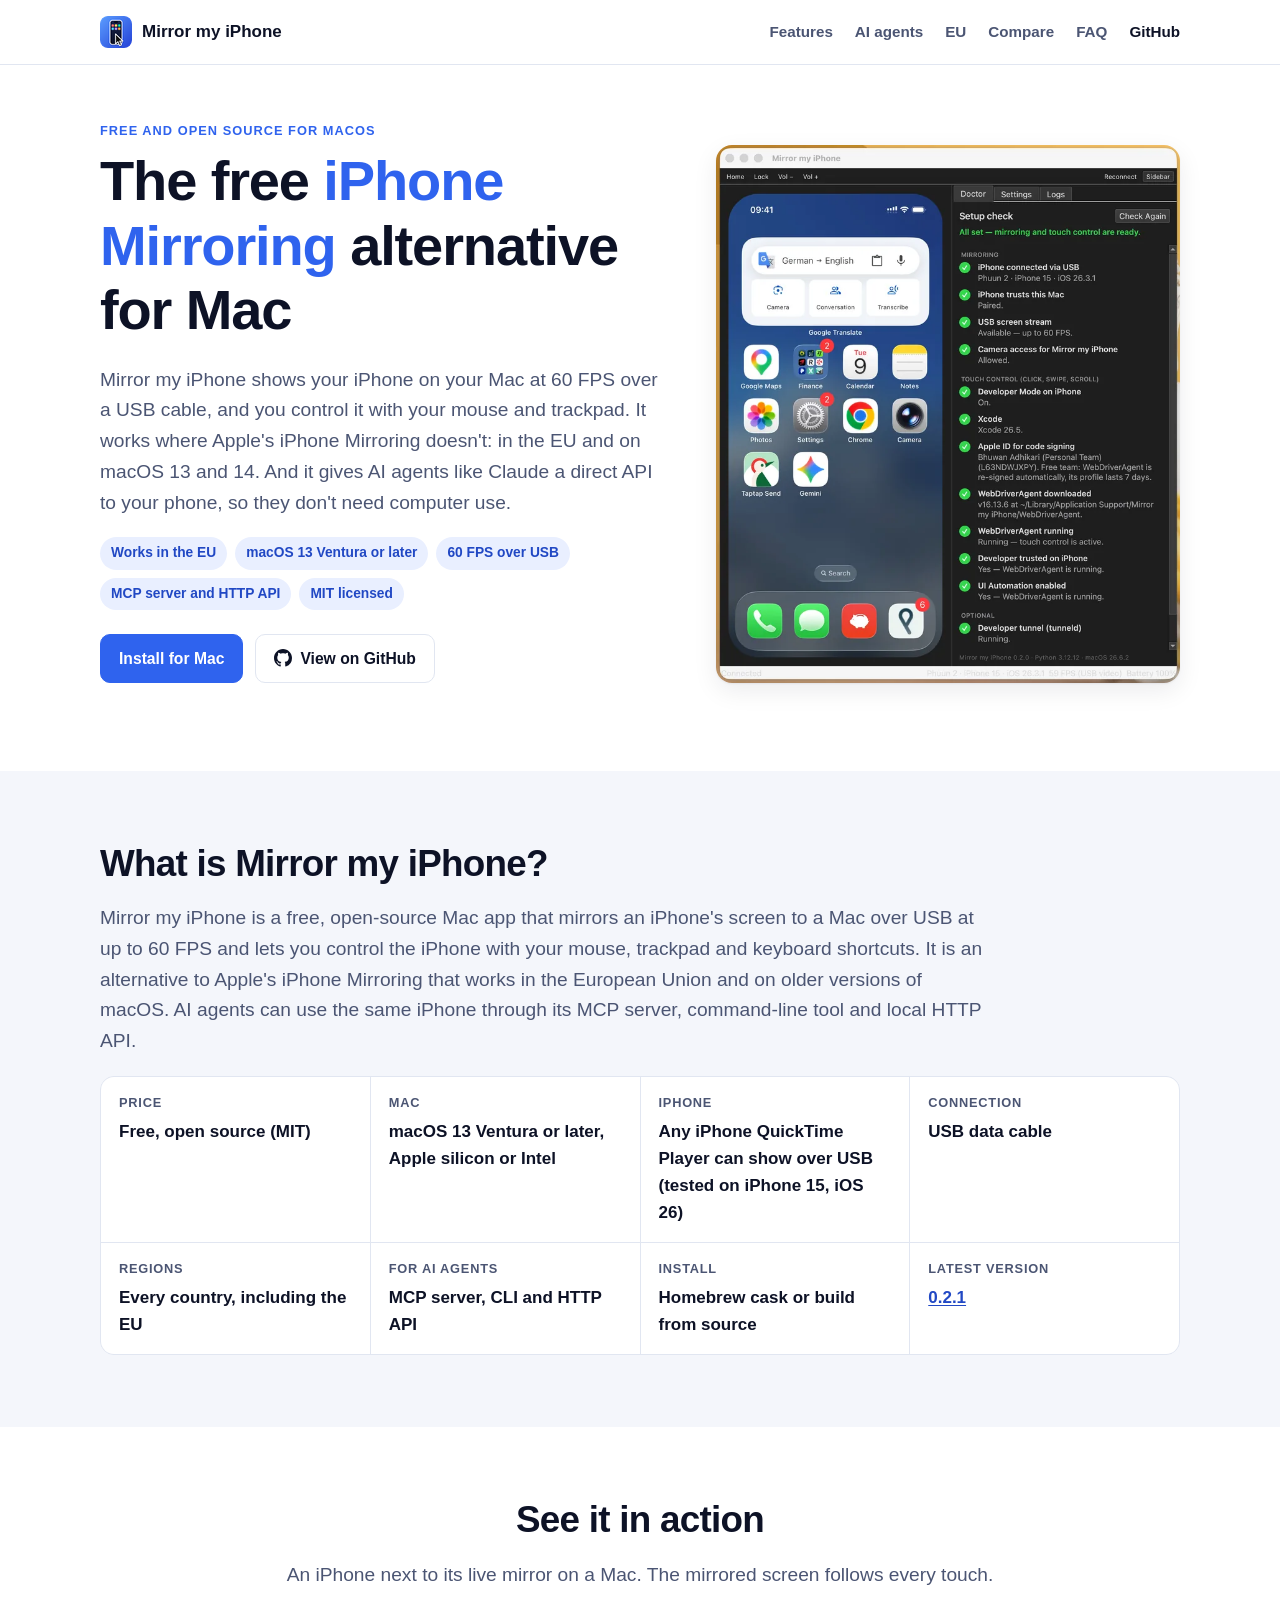
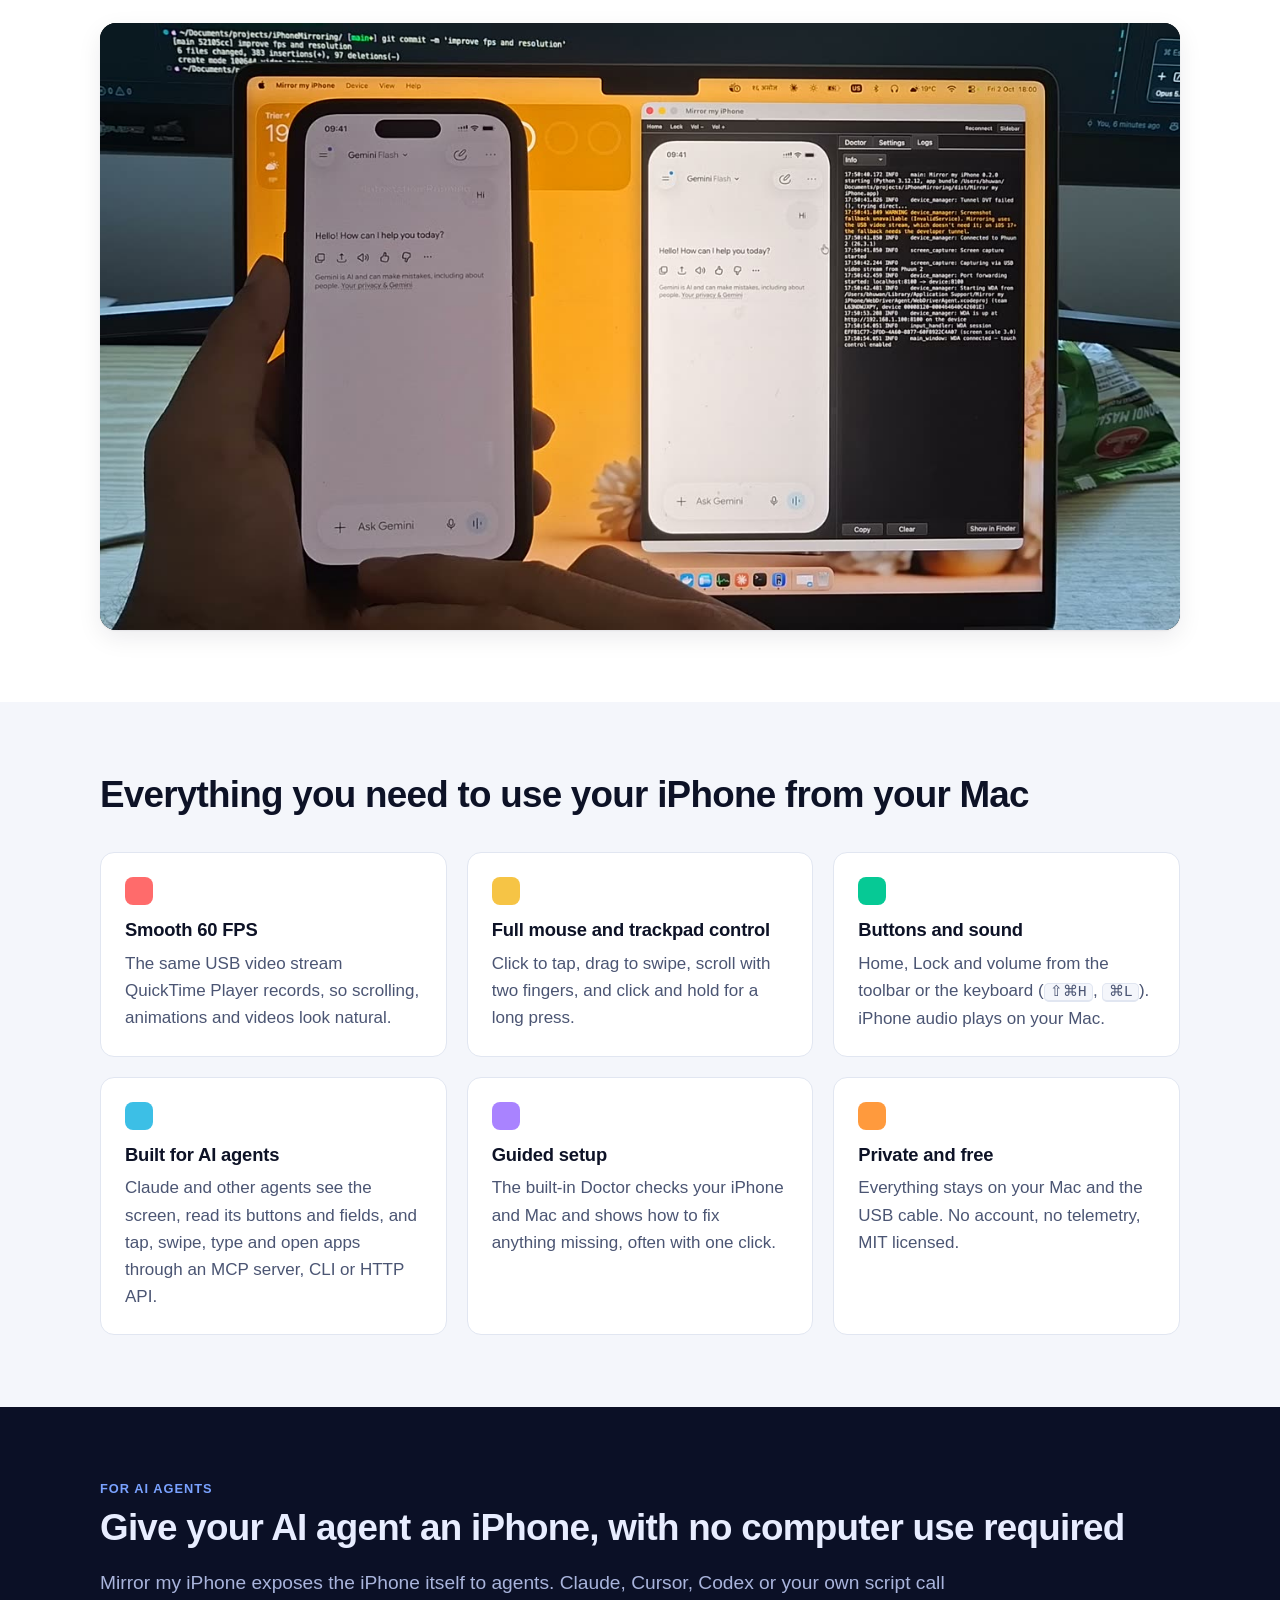
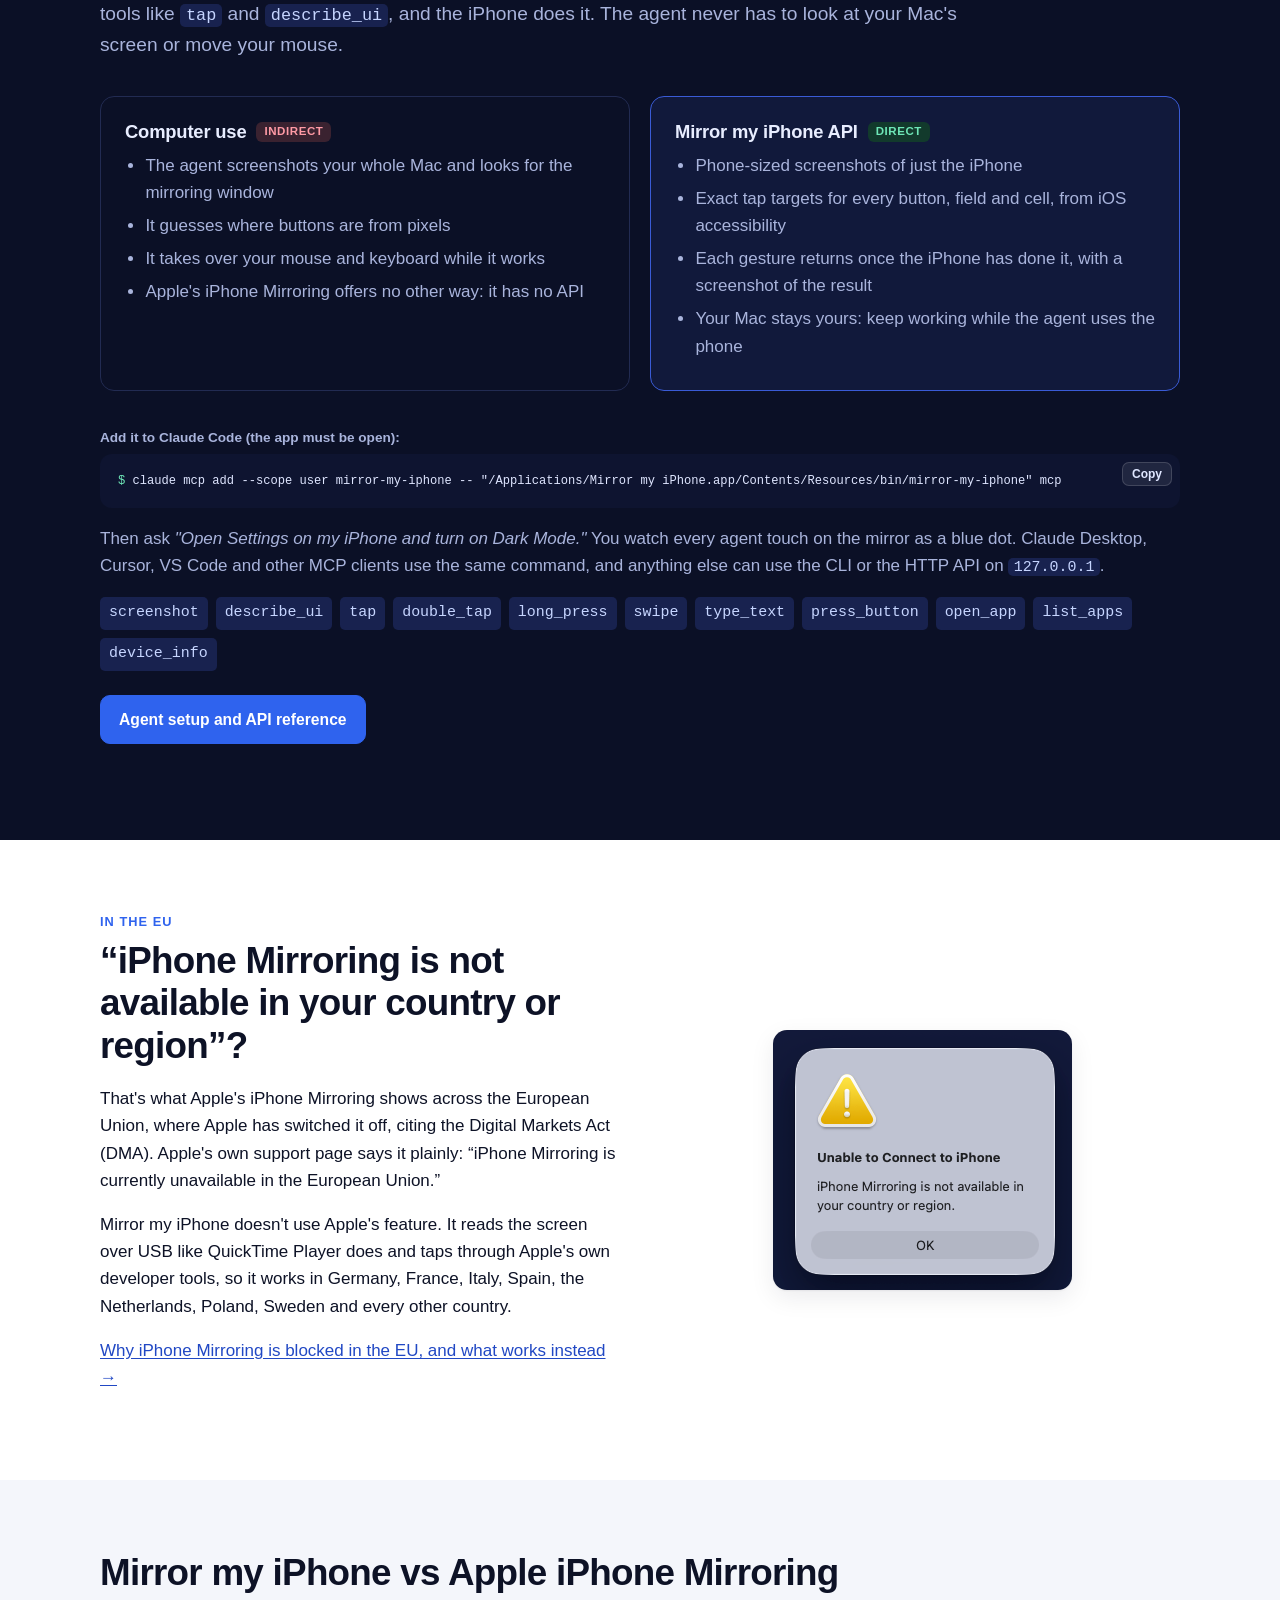
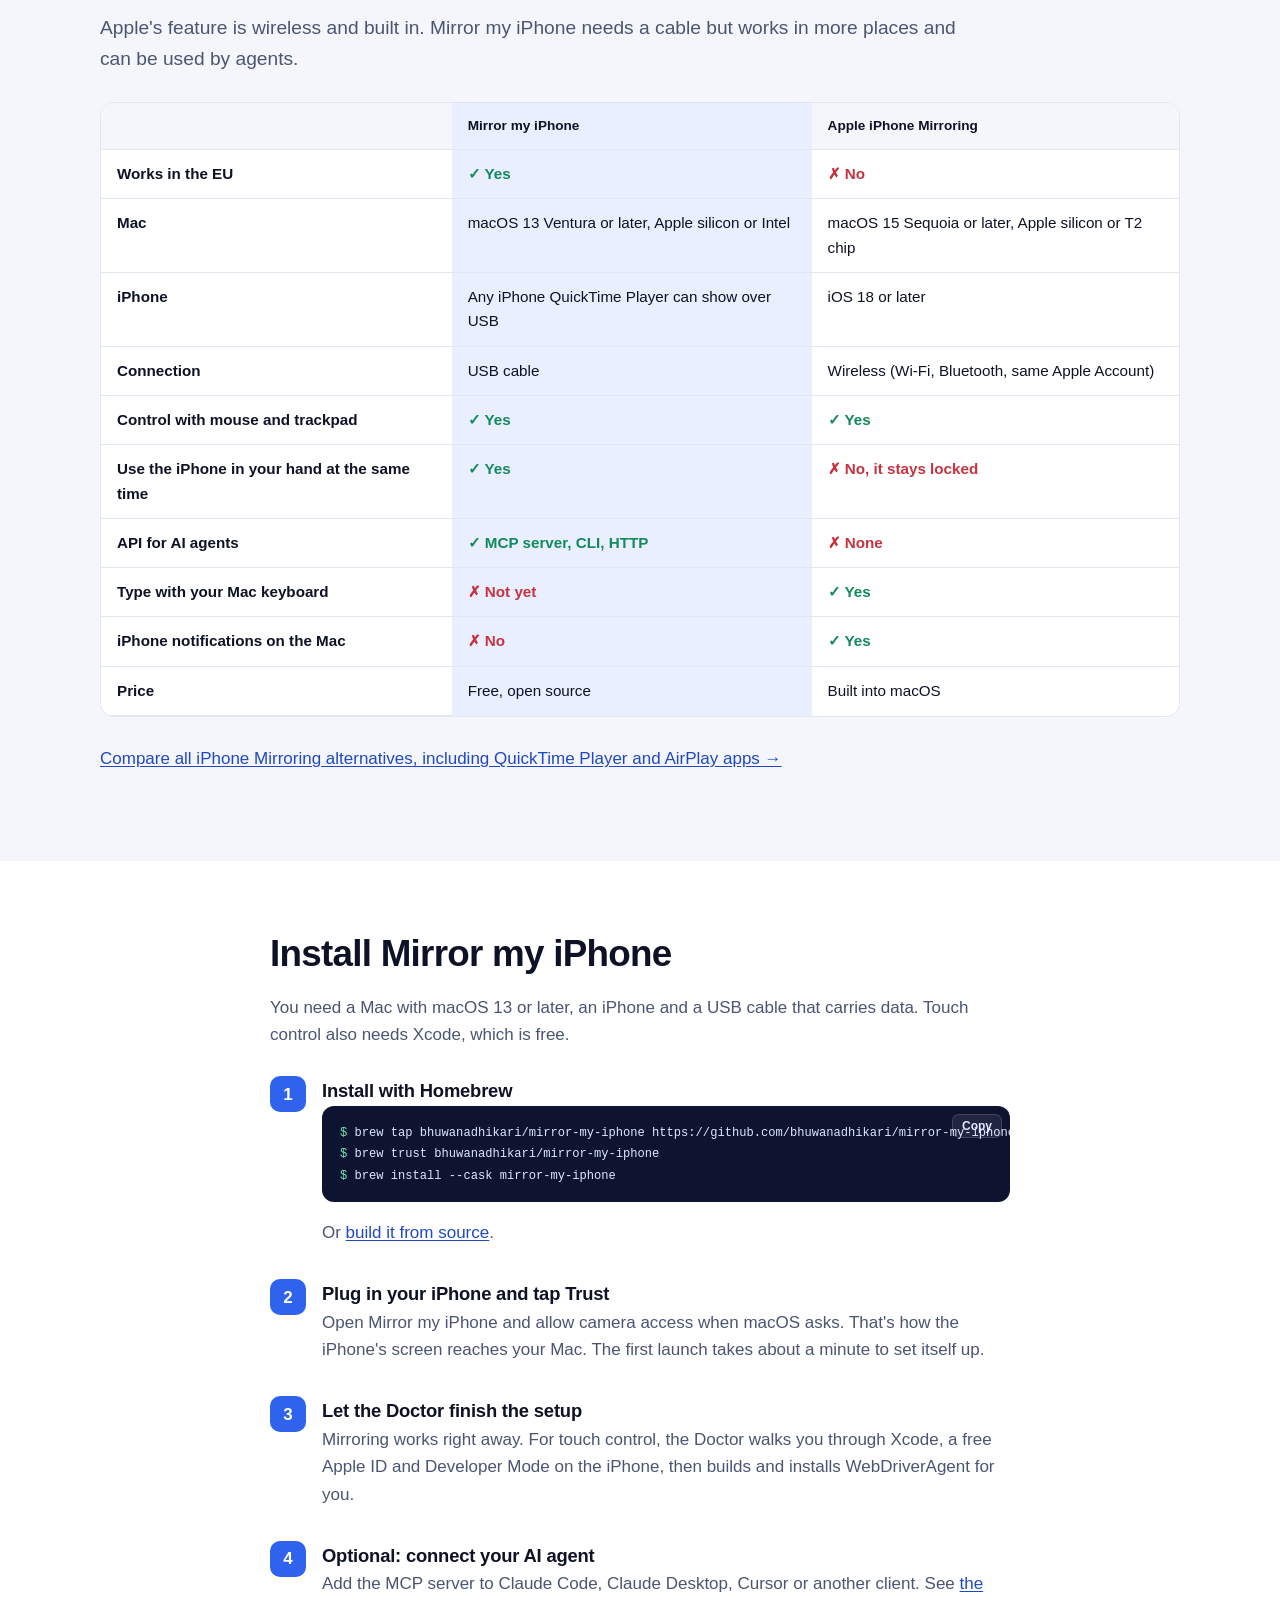
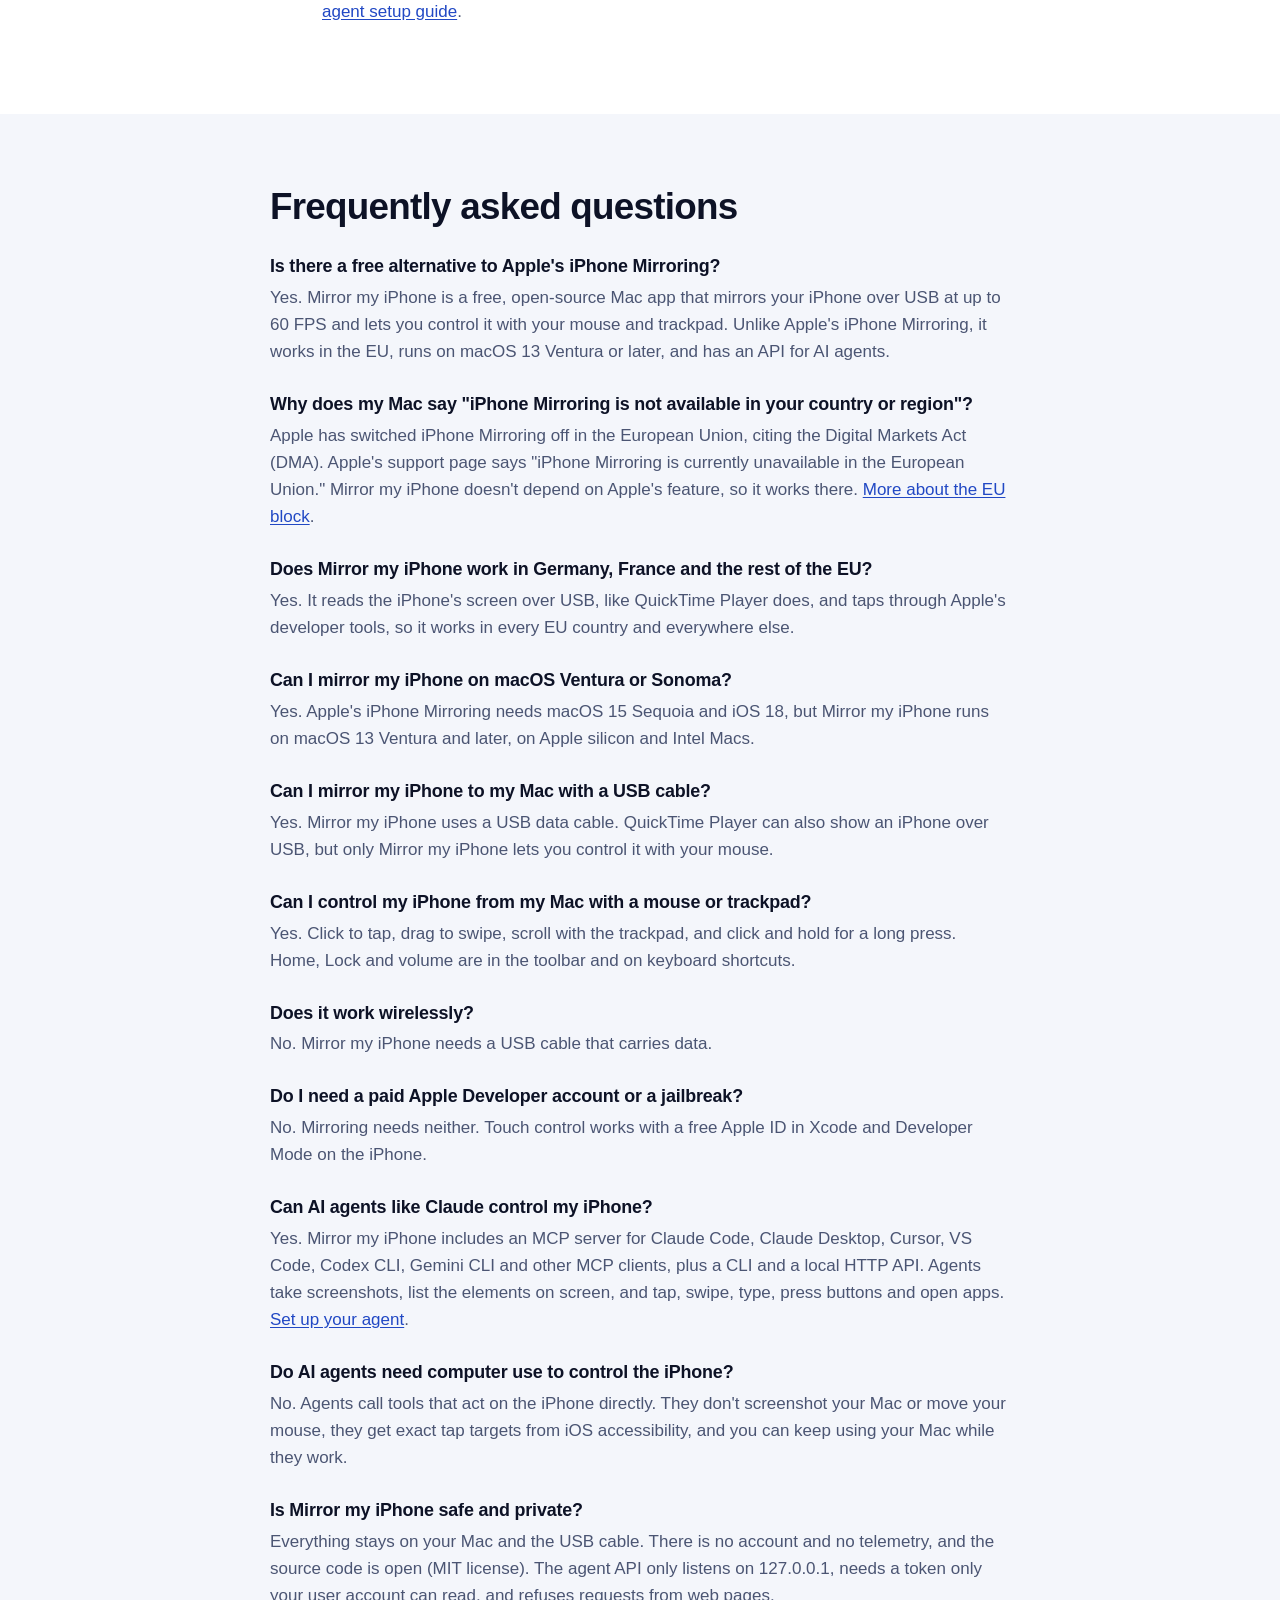
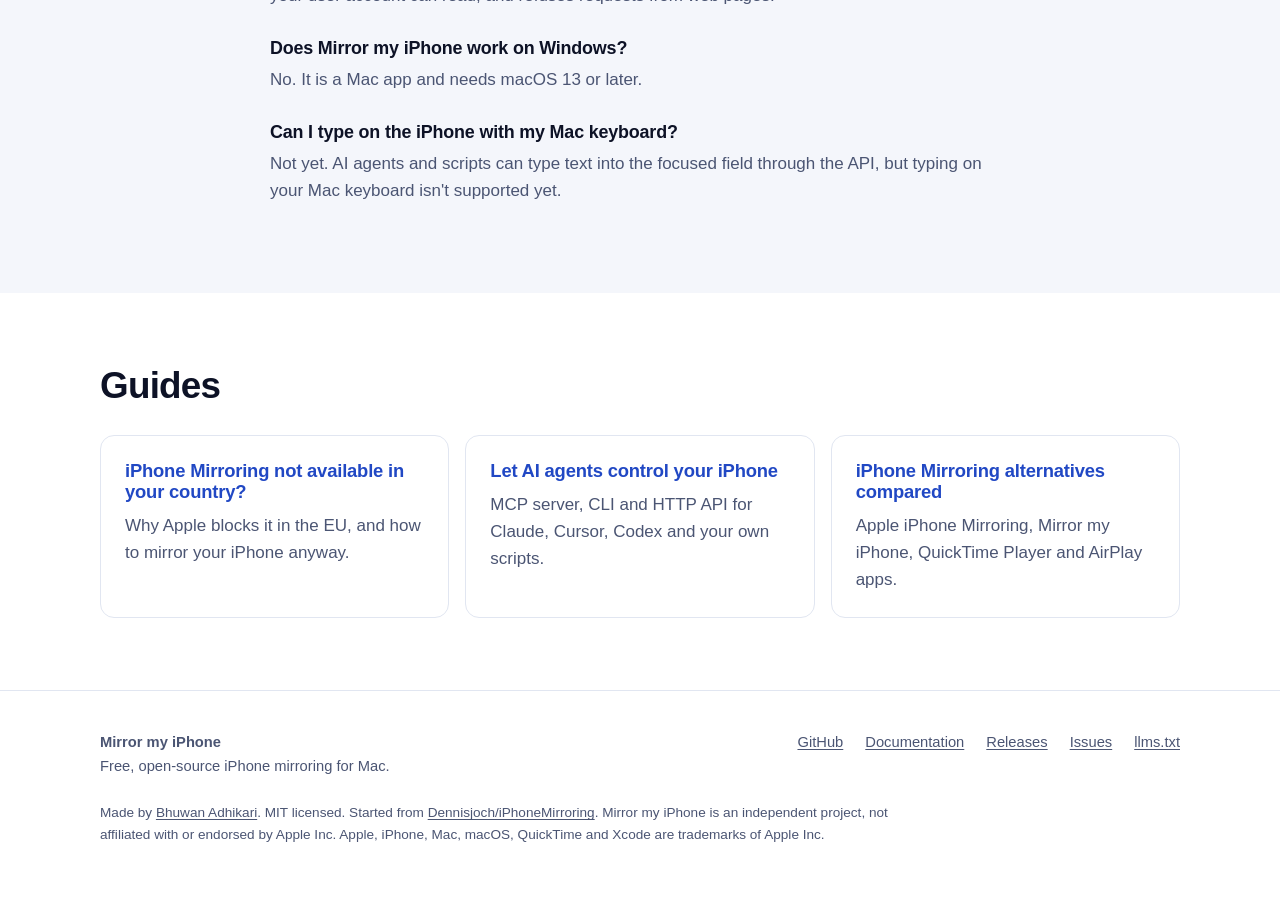
<file: docs/index.html>
<!doctype html>
<html lang="en">
<head>
<meta charset="utf-8">
<meta name="viewport" content="width=device-width, initial-scale=1">
<title>Mirror my iPhone: Free iPhone Mirroring Alternative for Mac</title>
<meta name="description" content="Mirror and control your iPhone from your Mac over USB at 60 FPS. Works in the EU and on macOS 13+. Free, open source, with an MCP server and API for AI agents.">
<link rel="canonical" href="https://bhuwanadhikari.com.np/mirror-my-iphone/">
<meta name="robots" content="index, follow, max-image-preview:large, max-snippet:-1, max-video-preview:-1">
<meta name="author" content="Bhuwan Adhikari">
<meta name="theme-color" content="#2f63ee">
<link rel="icon" href="assets/favicon.ico" sizes="any">
<link rel="icon" href="assets/favicon-32.png" type="image/png" sizes="32x32">
<link rel="apple-touch-icon" href="assets/apple-touch-icon.png">
<link rel="alternate" type="text/plain" href="llms.txt" title="llms.txt">
<meta property="og:type" content="website">
<meta property="og:site_name" content="Mirror my iPhone">
<meta property="og:title" content="Mirror my iPhone: Free iPhone Mirroring Alternative for Mac">
<meta property="og:description" content="Mirror and control your iPhone from your Mac over USB at 60 FPS. Works in the EU and on macOS 13+. Free, open source, and built for AI agents.">
<meta property="og:url" content="https://bhuwanadhikari.com.np/mirror-my-iphone/">
<meta property="og:image" content="https://bhuwanadhikari.com.np/mirror-my-iphone/assets/og.png">
<meta property="og:image:width" content="1200">
<meta property="og:image:height" content="630">
<meta property="og:image:alt" content="Mirror my iPhone: the iPhone Mirroring alternative for Mac">
<meta name="twitter:card" content="summary_large_image">
<link rel="stylesheet" href="assets/style.css">
<script type="application/ld+json">
{
  "@context": "https://schema.org",
  "@graph": [
    {
      "@type": "SoftwareApplication",
      "@id": "https://bhuwanadhikari.com.np/mirror-my-iphone/#app",
      "name": "Mirror my iPhone",
      "alternateName": "mirror-my-iphone",
      "description": "Free, open-source macOS app that mirrors an iPhone's screen to a Mac over USB at up to 60 FPS and lets you control it with the mouse and trackpad. Works in the EU, where Apple's iPhone Mirroring is unavailable, and on macOS 13 Ventura or later. Includes an MCP server, a CLI and a local HTTP API so AI agents such as Claude can see and control the iPhone directly, without computer use.",
      "url": "https://bhuwanadhikari.com.np/mirror-my-iphone/",
      "applicationCategory": "UtilitiesApplication",
      "applicationSubCategory": "Screen mirroring",
      "operatingSystem": "macOS 13 Ventura or later",
      "softwareVersion": "0.2.1",
      "downloadUrl": "https://github.com/bhuwanadhikari/mirror-my-iphone/releases/latest",
      "installUrl": "https://github.com/bhuwanadhikari/mirror-my-iphone#install",
      "releaseNotes": "https://github.com/bhuwanadhikari/mirror-my-iphone/releases",
      "license": "https://opensource.org/licenses/MIT",
      "isAccessibleForFree": true,
      "offers": {"@type": "Offer", "price": "0", "priceCurrency": "USD"},
      "image": "https://bhuwanadhikari.com.np/mirror-my-iphone/assets/icon-512.png",
      "screenshot": "https://bhuwanadhikari.com.np/mirror-my-iphone/assets/screenshot.jpg",
      "featureList": [
        "Mirror an iPhone on a Mac over USB at up to 60 FPS",
        "Control the iPhone with mouse and trackpad: tap, swipe, scroll, long press",
        "Home, Lock and volume buttons; iPhone audio on the Mac",
        "Works in the European Union, where Apple's iPhone Mirroring is unavailable",
        "Works on macOS 13 Ventura and macOS 14 Sonoma, Apple silicon and Intel",
        "MCP server for Claude Code, Claude Desktop, Cursor and other MCP clients",
        "CLI and local HTTP API for scripts and AI agents, no computer use needed",
        "Built-in Doctor that checks and fixes the setup"
      ],
      "keywords": "iPhone Mirroring alternative, iPhone Mirroring EU, mirror iPhone to Mac, control iPhone from Mac, iPhone screen mirroring USB, iPhone MCP server, AI agent iPhone control",
      "author": {"@id": "https://bhuwanadhikari.com.np/#person"},
      "sameAs": ["https://github.com/bhuwanadhikari/mirror-my-iphone"]
    },
    {
      "@type": "SoftwareSourceCode",
      "name": "mirror-my-iphone",
      "codeRepository": "https://github.com/bhuwanadhikari/mirror-my-iphone",
      "programmingLanguage": "Python",
      "license": "https://opensource.org/licenses/MIT",
      "targetProduct": {"@id": "https://bhuwanadhikari.com.np/mirror-my-iphone/#app"},
      "author": {"@id": "https://bhuwanadhikari.com.np/#person"}
    },
    {
      "@type": "Person",
      "@id": "https://bhuwanadhikari.com.np/#person",
      "name": "Bhuwan Adhikari",
      "url": "https://bhuwanadhikari.com.np/",
      "sameAs": ["https://github.com/bhuwanadhikari"]
    },
    {
      "@type": "WebSite",
      "@id": "https://bhuwanadhikari.com.np/mirror-my-iphone/#website",
      "url": "https://bhuwanadhikari.com.np/mirror-my-iphone/",
      "name": "Mirror my iPhone",
      "inLanguage": "en"
    },
    {
      "@type": "VideoObject",
      "name": "Mirror my iPhone demo",
      "description": "An iPhone next to its live mirror on a Mac: the mirrored screen follows every tap at 60 FPS over USB.",
      "thumbnailUrl": "https://bhuwanadhikari.com.np/mirror-my-iphone/assets/demo-poster.jpg",
      "contentUrl": "https://bhuwanadhikari.com.np/mirror-my-iphone/assets/demo.mp4",
      "uploadDate": "2026-10-02",
      "duration": "PT39S"
    },
    {
      "@type": "FAQPage",
      "mainEntity": [
        {"@type": "Question", "name": "Is there a free alternative to Apple's iPhone Mirroring?",
         "acceptedAnswer": {"@type": "Answer", "text": "Yes. Mirror my iPhone is a free, open-source Mac app that mirrors your iPhone over USB at up to 60 FPS and lets you control it with your mouse and trackpad. Unlike Apple's iPhone Mirroring, it works in the EU, runs on macOS 13 Ventura or later, and has an API for AI agents."}},
        {"@type": "Question", "name": "Why does my Mac say \"iPhone Mirroring is not available in your country or region\"?",
         "acceptedAnswer": {"@type": "Answer", "text": "Apple has switched iPhone Mirroring off in the European Union, citing the Digital Markets Act (DMA). Apple's support page says \"iPhone Mirroring is currently unavailable in the European Union.\" Mirror my iPhone doesn't depend on Apple's feature, so it works there."}},
        {"@type": "Question", "name": "Does Mirror my iPhone work in Germany, France and the rest of the EU?",
         "acceptedAnswer": {"@type": "Answer", "text": "Yes. It reads the iPhone's screen over USB, like QuickTime Player does, and taps through Apple's developer tools, so it works in every EU country and everywhere else."}},
        {"@type": "Question", "name": "Can I mirror my iPhone on macOS Ventura or Sonoma?",
         "acceptedAnswer": {"@type": "Answer", "text": "Yes. Apple's iPhone Mirroring needs macOS 15 Sequoia and iOS 18, but Mirror my iPhone runs on macOS 13 Ventura and later, on Apple silicon and Intel Macs."}},
        {"@type": "Question", "name": "Can I mirror my iPhone to my Mac with a USB cable?",
         "acceptedAnswer": {"@type": "Answer", "text": "Yes. Mirror my iPhone uses a USB data cable. QuickTime Player can also show an iPhone over USB, but only Mirror my iPhone lets you control it with your mouse."}},
        {"@type": "Question", "name": "Can I control my iPhone from my Mac with a mouse or trackpad?",
         "acceptedAnswer": {"@type": "Answer", "text": "Yes. Click to tap, drag to swipe, scroll with the trackpad, and click and hold for a long press. Home, Lock and volume are in the toolbar and on keyboard shortcuts."}},
        {"@type": "Question", "name": "Does it work wirelessly?",
         "acceptedAnswer": {"@type": "Answer", "text": "No. Mirror my iPhone needs a USB cable that carries data."}},
        {"@type": "Question", "name": "Do I need a paid Apple Developer account or a jailbreak?",
         "acceptedAnswer": {"@type": "Answer", "text": "No. Mirroring needs neither. Touch control works with a free Apple ID in Xcode and Developer Mode on the iPhone."}},
        {"@type": "Question", "name": "Can AI agents like Claude control my iPhone?",
         "acceptedAnswer": {"@type": "Answer", "text": "Yes. Mirror my iPhone includes an MCP server for Claude Code, Claude Desktop, Cursor, VS Code, Codex CLI, Gemini CLI and other MCP clients, plus a CLI and a local HTTP API. Agents take screenshots, list the elements on screen, and tap, swipe, type, press buttons and open apps."}},
        {"@type": "Question", "name": "Do AI agents need computer use to control the iPhone?",
         "acceptedAnswer": {"@type": "Answer", "text": "No. Agents call tools that act on the iPhone directly. They don't screenshot your Mac or move your mouse, they get exact tap targets from iOS accessibility, and you can keep using your Mac while they work."}},
        {"@type": "Question", "name": "Is Mirror my iPhone safe and private?",
         "acceptedAnswer": {"@type": "Answer", "text": "Everything stays on your Mac and the USB cable. There is no account and no telemetry, and the source code is open (MIT license). The agent API only listens on 127.0.0.1, needs a token only your user account can read, and refuses requests from web pages."}},
        {"@type": "Question", "name": "Does Mirror my iPhone work on Windows?",
         "acceptedAnswer": {"@type": "Answer", "text": "No. It is a Mac app and needs macOS 13 or later."}},
        {"@type": "Question", "name": "Can I type on the iPhone with my Mac keyboard?",
         "acceptedAnswer": {"@type": "Answer", "text": "Not yet. AI agents and scripts can type text into the focused field through the API, but typing on your Mac keyboard isn't supported yet."}}
      ]
    }
  ]
}
</script>
</head>
<body>
<a class="skip" href="#main">Skip to content</a>

<header class="site-header">
  <div class="wrap">
    <a class="brand" href="./"><img src="assets/favicon-32.png" srcset="assets/apple-touch-icon.png 2x" width="32" height="32" alt="">Mirror my iPhone</a>
    <nav class="site-nav" aria-label="Main">
      <a href="#features">Features</a>
      <a href="#agents">AI agents</a>
      <a href="#eu">EU</a>
      <a href="#compare">Compare</a>
      <a href="#faq">FAQ</a>
      <a class="gh" href="https://github.com/bhuwanadhikari/mirror-my-iphone">GitHub</a>
    </nav>
  </div>
</header>

<main id="main">

<section class="hero">
  <div class="wrap">
    <div>
      <p class="eyebrow">Free and open source for macOS</p>
      <h1>The free <span class="hl">iPhone Mirroring</span> alternative for Mac</h1>
      <p class="lead">Mirror my iPhone shows your iPhone on your Mac at 60 FPS over a USB cable, and you control it with your mouse and trackpad. It works where Apple's iPhone Mirroring doesn't: in the EU and on macOS 13 and 14. And it gives AI agents like Claude a direct API to your phone, so they don't need computer use.</p>
      <ul class="chips" aria-label="Highlights">
        <li>Works in the EU</li>
        <li>macOS 13 Ventura or later</li>
        <li>60 FPS over USB</li>
        <li>MCP server and HTTP API</li>
        <li>MIT licensed</li>
      </ul>
      <div class="buttons">
        <a class="btn primary" href="#install">Install for Mac</a>
        <a class="btn" href="https://github.com/bhuwanadhikari/mirror-my-iphone">
          <svg viewBox="0 0 16 16" fill="currentColor" aria-hidden="true"><path d="M8 0C3.58 0 0 3.58 0 8c0 3.54 2.29 6.53 5.47 7.59.4.07.55-.17.55-.38 0-.19-.01-.82-.01-1.49-2.01.37-2.53-.49-2.69-.94-.09-.23-.48-.94-.82-1.13-.28-.15-.68-.52-.01-.53.63-.01 1.08.58 1.23.82.72 1.21 1.87.87 2.33.66.07-.52.28-.87.51-1.07-1.78-.2-3.64-.89-3.64-3.95 0-.87.31-1.59.82-2.15-.08-.2-.36-1.02.08-2.12 0 0 .67-.21 2.2.82.64-.18 1.32-.27 2-.27.68 0 1.36.09 2 .27 1.53-1.04 2.2-.82 2.2-.82.44 1.1.16 1.92.08 2.12.51.56.82 1.27.82 2.15 0 3.07-1.87 3.75-3.65 3.95.29.25.54.73.54 1.48 0 1.07-.01 1.93-.01 2.2 0 .21.15.46.55.38A8.013 8.013 0 0016 8c0-4.42-3.58-8-8-8z"/></svg>
          View on GitHub
        </a>
      </div>
    </div>
    <picture>
      <source type="image/webp" srcset="assets/screenshot-746.webp 746w, assets/screenshot.webp 1492w" sizes="(max-width: 900px) 520px, 460px">
      <img class="shot" src="assets/screenshot.jpg" width="746" height="865" fetchpriority="high"
           alt="Mirror my iPhone on a Mac: an iPhone 15 home screen mirrored at 59 FPS over USB, next to the Doctor sidebar reporting that mirroring and touch control are ready">
    </picture>
  </div>
</section>

<section class="soft" id="what">
  <div class="wrap">
    <h2>What is Mirror my iPhone?</h2>
    <p class="lead">Mirror my iPhone is a free, open-source Mac app that mirrors an iPhone's screen to a Mac over USB at up to 60 FPS and lets you control the iPhone with your mouse, trackpad and keyboard shortcuts. It is an alternative to Apple's iPhone Mirroring that works in the European Union and on older versions of macOS. AI agents can use the same iPhone through its MCP server, command-line tool and local HTTP API.</p>
    <dl class="facts">
      <div><dt>Price</dt><dd>Free, open source (MIT)</dd></div>
      <div><dt>Mac</dt><dd>macOS 13 Ventura or later, Apple silicon or Intel</dd></div>
      <div><dt>iPhone</dt><dd>Any iPhone QuickTime Player can show over USB (tested on iPhone 15, iOS 26)</dd></div>
      <div><dt>Connection</dt><dd>USB data cable</dd></div>
      <div><dt>Regions</dt><dd>Every country, including the EU</dd></div>
      <div><dt>For AI agents</dt><dd>MCP server, CLI and HTTP API</dd></div>
      <div><dt>Install</dt><dd>Homebrew cask or build from source</dd></div>
      <div><dt>Latest version</dt><dd><a href="https://github.com/bhuwanadhikari/mirror-my-iphone/releases/latest">0.2.1</a></dd></div>
    </dl>
  </div>
</section>

<section id="demo">
  <div class="wrap">
    <div class="center">
      <h2>See it in action</h2>
      <p class="lead">An iPhone next to its live mirror on a Mac. The mirrored screen follows every touch.</p>
    </div>
    <div class="demo">
      <video autoplay muted loop playsinline preload="metadata" width="1280" height="720" poster="assets/demo-poster.jpg"
             aria-label="Demo: an iPhone in a hand next to its live mirror in the Mirror my iPhone window on a MacBook">
        <source src="assets/demo.mp4" type="video/mp4">
      </video>
    </div>
  </div>
</section>

<section class="soft" id="features">
  <div class="wrap">
    <h2>Everything you need to use your iPhone from your Mac</h2>
    <div class="grid">
      <div class="card"><div class="tile t-red"></div><h3>Smooth 60 FPS</h3><p>The same USB video stream QuickTime Player records, so scrolling, animations and videos look natural.</p></div>
      <div class="card"><div class="tile t-yellow"></div><h3>Full mouse and trackpad control</h3><p>Click to tap, drag to swipe, scroll with two fingers, and click and hold for a long press.</p></div>
      <div class="card"><div class="tile t-green"></div><h3>Buttons and sound</h3><p>Home, Lock and volume from the toolbar or the keyboard (<kbd>⇧⌘H</kbd>, <kbd>⌘L</kbd>). iPhone audio plays on your Mac.</p></div>
      <div class="card"><div class="tile t-cyan"></div><h3>Built for AI agents</h3><p>Claude and other agents see the screen, read its buttons and fields, and tap, swipe, type and open apps through an MCP server, CLI or HTTP API.</p></div>
      <div class="card"><div class="tile t-purple"></div><h3>Guided setup</h3><p>The built-in Doctor checks your iPhone and Mac and shows how to fix anything missing, often with one click.</p></div>
      <div class="card"><div class="tile t-orange"></div><h3>Private and free</h3><p>Everything stays on your Mac and the USB cable. No account, no telemetry, MIT licensed.</p></div>
    </div>
  </div>
</section>

<section class="band" id="agents">
  <div class="wrap">
    <p class="eyebrow">For AI agents</p>
    <h2>Give your AI agent an iPhone, with no computer use required</h2>
    <p class="lead">Mirror my iPhone exposes the iPhone itself to agents. Claude, Cursor, Codex or your own script call tools like <code>tap</code> and <code>describe_ui</code>, and the iPhone does it. The agent never has to look at your Mac's screen or move your mouse.</p>
    <div class="vs">
      <div>
        <h3>Computer use <span class="tag slow">Indirect</span></h3>
        <ul>
          <li>The agent screenshots your whole Mac and looks for the mirroring window</li>
          <li>It guesses where buttons are from pixels</li>
          <li>It takes over your mouse and keyboard while it works</li>
          <li>Apple's iPhone Mirroring offers no other way: it has no API</li>
        </ul>
      </div>
      <div class="yes">
        <h3>Mirror my iPhone API <span class="tag fast">Direct</span></h3>
        <ul>
          <li>Phone-sized screenshots of just the iPhone</li>
          <li>Exact tap targets for every button, field and cell, from iOS accessibility</li>
          <li>Each gesture returns once the iPhone has done it, with a screenshot of the result</li>
          <li>Your Mac stays yours: keep working while the agent uses the phone</li>
        </ul>
      </div>
    </div>
    <p class="code-label">Add it to Claude Code (the app must be open):</p>
    <div class="code"><pre><code><span class="p">$ </span>claude mcp add --scope user mirror-my-iphone -- "/Applications/Mirror my iPhone.app/Contents/Resources/bin/mirror-my-iphone" mcp</code></pre></div>
    <p>Then ask <em>"Open Settings on my iPhone and turn on Dark Mode."</em> You watch every agent touch on the mirror as a blue dot. Claude Desktop, Cursor, VS Code and other MCP clients use the same command, and anything else can use the CLI or the HTTP API on <code>127.0.0.1</code>.</p>
    <ul class="tools" aria-label="Agent tools">
      <li><code>screenshot</code></li><li><code>describe_ui</code></li><li><code>tap</code></li><li><code>double_tap</code></li>
      <li><code>long_press</code></li><li><code>swipe</code></li><li><code>type_text</code></li><li><code>press_button</code></li>
      <li><code>open_app</code></li><li><code>list_apps</code></li><li><code>device_info</code></li>
    </ul>
    <div class="buttons"><a class="btn primary" href="iphone-mcp-server/">Agent setup and API reference</a></div>
  </div>
</section>

<section id="eu">
  <div class="wrap split">
    <div>
      <p class="eyebrow">In the EU</p>
      <h2>“iPhone Mirroring is not available in your country or region”?</h2>
      <p>That's what Apple's iPhone Mirroring shows across the European Union, where Apple has switched it off, citing the Digital Markets Act (DMA). Apple's own support page says it plainly: <q>iPhone Mirroring is currently unavailable in the European Union.</q></p>
      <p>Mirror my iPhone doesn't use Apple's feature. It reads the screen over USB like QuickTime Player does and taps through Apple's own developer tools, so it works in Germany, France, Italy, Spain, the Netherlands, Poland, Sweden and every other country.</p>
      <p><a href="iphone-mirroring-not-available-in-your-country-or-region/">Why iPhone Mirroring is blocked in the EU, and what works instead →</a></p>
    </div>
    <img class="dialog-img" src="assets/iphone-mirroring-not-available-in-your-country-or-region.png" width="299" height="260" loading="lazy"
         alt="macOS dialog: Unable to Connect to iPhone. iPhone Mirroring is not available in your country or region.">
  </div>
</section>

<section class="soft" id="compare">
  <div class="wrap">
    <h2>Mirror my iPhone vs Apple iPhone Mirroring</h2>
    <p class="lead">Apple's feature is wireless and built in. Mirror my iPhone needs a cable but works in more places and can be used by agents.</p>
    <div class="table-wrap">
      <table>
        <thead><tr><th scope="col"></th><th scope="col" class="ours">Mirror my iPhone</th><th scope="col">Apple iPhone Mirroring</th></tr></thead>
        <tbody>
          <tr><th scope="row">Works in the EU</th><td class="ours"><span class="y">Yes</span></td><td><span class="n">No</span></td></tr>
          <tr><th scope="row">Mac</th><td class="ours">macOS 13 Ventura or later, Apple silicon or Intel</td><td>macOS 15 Sequoia or later, Apple silicon or T2 chip</td></tr>
          <tr><th scope="row">iPhone</th><td class="ours">Any iPhone QuickTime Player can show over USB</td><td>iOS 18 or later</td></tr>
          <tr><th scope="row">Connection</th><td class="ours">USB cable</td><td>Wireless (Wi-Fi, Bluetooth, same Apple Account)</td></tr>
          <tr><th scope="row">Control with mouse and trackpad</th><td class="ours"><span class="y">Yes</span></td><td><span class="y">Yes</span></td></tr>
          <tr><th scope="row">Use the iPhone in your hand at the same time</th><td class="ours"><span class="y">Yes</span></td><td><span class="n">No, it stays locked</span></td></tr>
          <tr><th scope="row">API for AI agents</th><td class="ours"><span class="y">MCP server, CLI, HTTP</span></td><td><span class="n">None</span></td></tr>
          <tr><th scope="row">Type with your Mac keyboard</th><td class="ours"><span class="n">Not yet</span></td><td><span class="y">Yes</span></td></tr>
          <tr><th scope="row">iPhone notifications on the Mac</th><td class="ours"><span class="n">No</span></td><td><span class="y">Yes</span></td></tr>
          <tr><th scope="row">Price</th><td class="ours">Free, open source</td><td>Built into macOS</td></tr>
        </tbody>
      </table>
    </div>
    <p><a href="iphone-mirroring-alternatives/">Compare all iPhone Mirroring alternatives, including QuickTime Player and AirPlay apps →</a></p>
  </div>
</section>

<section id="install">
  <div class="wrap narrow">
    <h2>Install Mirror my iPhone</h2>
    <p class="muted">You need a Mac with macOS 13 or later, an iPhone and a USB cable that carries data. Touch control also needs Xcode, which is free.</p>
    <ol class="steps">
      <li>
        <h3>Install with Homebrew</h3>
        <div class="code"><pre><code><span class="p">$ </span>brew tap bhuwanadhikari/mirror-my-iphone https://github.com/bhuwanadhikari/mirror-my-iphone
<span class="p">$ </span>brew trust bhuwanadhikari/mirror-my-iphone
<span class="p">$ </span>brew install --cask mirror-my-iphone</code></pre></div>
        <p>Or <a href="https://github.com/bhuwanadhikari/mirror-my-iphone#install">build it from source</a>.</p>
      </li>
      <li>
        <h3>Plug in your iPhone and tap Trust</h3>
        <p>Open Mirror my iPhone and allow camera access when macOS asks. That's how the iPhone's screen reaches your Mac. The first launch takes about a minute to set itself up.</p>
      </li>
      <li>
        <h3>Let the Doctor finish the setup</h3>
        <p>Mirroring works right away. For touch control, the Doctor walks you through Xcode, a free Apple ID and Developer Mode on the iPhone, then builds and installs WebDriverAgent for you.</p>
      </li>
      <li>
        <h3>Optional: connect your AI agent</h3>
        <p>Add the MCP server to Claude Code, Claude Desktop, Cursor or another client. See <a href="iphone-mcp-server/">the agent setup guide</a>.</p>
      </li>
    </ol>
  </div>
</section>

<section class="soft" id="faq">
  <div class="wrap narrow">
    <h2>Frequently asked questions</h2>
    <div class="faq">
      <h3>Is there a free alternative to Apple's iPhone Mirroring?</h3>
      <p>Yes. Mirror my iPhone is a free, open-source Mac app that mirrors your iPhone over USB at up to 60 FPS and lets you control it with your mouse and trackpad. Unlike Apple's iPhone Mirroring, it works in the EU, runs on macOS 13 Ventura or later, and has an API for AI agents.</p>

      <h3>Why does my Mac say "iPhone Mirroring is not available in your country or region"?</h3>
      <p>Apple has switched iPhone Mirroring off in the European Union, citing the Digital Markets Act (DMA). Apple's support page says "iPhone Mirroring is currently unavailable in the European Union." Mirror my iPhone doesn't depend on Apple's feature, so it works there. <a href="iphone-mirroring-not-available-in-your-country-or-region/">More about the EU block</a>.</p>

      <h3>Does Mirror my iPhone work in Germany, France and the rest of the EU?</h3>
      <p>Yes. It reads the iPhone's screen over USB, like QuickTime Player does, and taps through Apple's developer tools, so it works in every EU country and everywhere else.</p>

      <h3>Can I mirror my iPhone on macOS Ventura or Sonoma?</h3>
      <p>Yes. Apple's iPhone Mirroring needs macOS 15 Sequoia and iOS 18, but Mirror my iPhone runs on macOS 13 Ventura and later, on Apple silicon and Intel Macs.</p>

      <h3>Can I mirror my iPhone to my Mac with a USB cable?</h3>
      <p>Yes. Mirror my iPhone uses a USB data cable. QuickTime Player can also show an iPhone over USB, but only Mirror my iPhone lets you control it with your mouse.</p>

      <h3>Can I control my iPhone from my Mac with a mouse or trackpad?</h3>
      <p>Yes. Click to tap, drag to swipe, scroll with the trackpad, and click and hold for a long press. Home, Lock and volume are in the toolbar and on keyboard shortcuts.</p>

      <h3>Does it work wirelessly?</h3>
      <p>No. Mirror my iPhone needs a USB cable that carries data.</p>

      <h3>Do I need a paid Apple Developer account or a jailbreak?</h3>
      <p>No. Mirroring needs neither. Touch control works with a free Apple ID in Xcode and Developer Mode on the iPhone.</p>

      <h3>Can AI agents like Claude control my iPhone?</h3>
      <p>Yes. Mirror my iPhone includes an MCP server for Claude Code, Claude Desktop, Cursor, VS Code, Codex CLI, Gemini CLI and other MCP clients, plus a CLI and a local HTTP API. Agents take screenshots, list the elements on screen, and tap, swipe, type, press buttons and open apps. <a href="iphone-mcp-server/">Set up your agent</a>.</p>

      <h3>Do AI agents need computer use to control the iPhone?</h3>
      <p>No. Agents call tools that act on the iPhone directly. They don't screenshot your Mac or move your mouse, they get exact tap targets from iOS accessibility, and you can keep using your Mac while they work.</p>

      <h3>Is Mirror my iPhone safe and private?</h3>
      <p>Everything stays on your Mac and the USB cable. There is no account and no telemetry, and the source code is open (MIT license). The agent API only listens on 127.0.0.1, needs a token only your user account can read, and refuses requests from web pages.</p>

      <h3>Does Mirror my iPhone work on Windows?</h3>
      <p>No. It is a Mac app and needs macOS 13 or later.</p>

      <h3>Can I type on the iPhone with my Mac keyboard?</h3>
      <p>Not yet. AI agents and scripts can type text into the focused field through the API, but typing on your Mac keyboard isn't supported yet.</p>
    </div>
  </div>
</section>

<section id="guides">
  <div class="wrap">
    <h2>Guides</h2>
    <div class="links">
      <a href="iphone-mirroring-not-available-in-your-country-or-region/"><div class="card"><h3>iPhone Mirroring not available in your country?</h3><p>Why Apple blocks it in the EU, and how to mirror your iPhone anyway.</p></div></a>
      <a href="iphone-mcp-server/"><div class="card"><h3>Let AI agents control your iPhone</h3><p>MCP server, CLI and HTTP API for Claude, Cursor, Codex and your own scripts.</p></div></a>
      <a href="iphone-mirroring-alternatives/"><div class="card"><h3>iPhone Mirroring alternatives compared</h3><p>Apple iPhone Mirroring, Mirror my iPhone, QuickTime Player and AirPlay apps.</p></div></a>
    </div>
  </div>
</section>

</main>

<footer class="site-footer">
  <div class="wrap">
    <div class="cols">
      <div><strong>Mirror my iPhone</strong><br>Free, open-source iPhone mirroring for Mac.</div>
      <nav aria-label="Footer">
        <a href="https://github.com/bhuwanadhikari/mirror-my-iphone">GitHub</a>
        <a href="https://github.com/bhuwanadhikari/mirror-my-iphone#readme">Documentation</a>
        <a href="https://github.com/bhuwanadhikari/mirror-my-iphone/releases">Releases</a>
        <a href="https://github.com/bhuwanadhikari/mirror-my-iphone/issues">Issues</a>
        <a href="llms.txt">llms.txt</a>
      </nav>
    </div>
    <p class="legal">Made by <a href="https://bhuwanadhikari.com.np/">Bhuwan Adhikari</a>. MIT licensed. Started from <a href="https://github.com/Dennisjoch/iPhoneMirroring">Dennisjoch/iPhoneMirroring</a>. Mirror my iPhone is an independent project, not affiliated with or endorsed by Apple Inc. Apple, iPhone, Mac, macOS, QuickTime and Xcode are trademarks of Apple Inc.</p>
  </div>
</footer>
<script src="assets/site.js" defer></script>
</body>
</html>
</file>
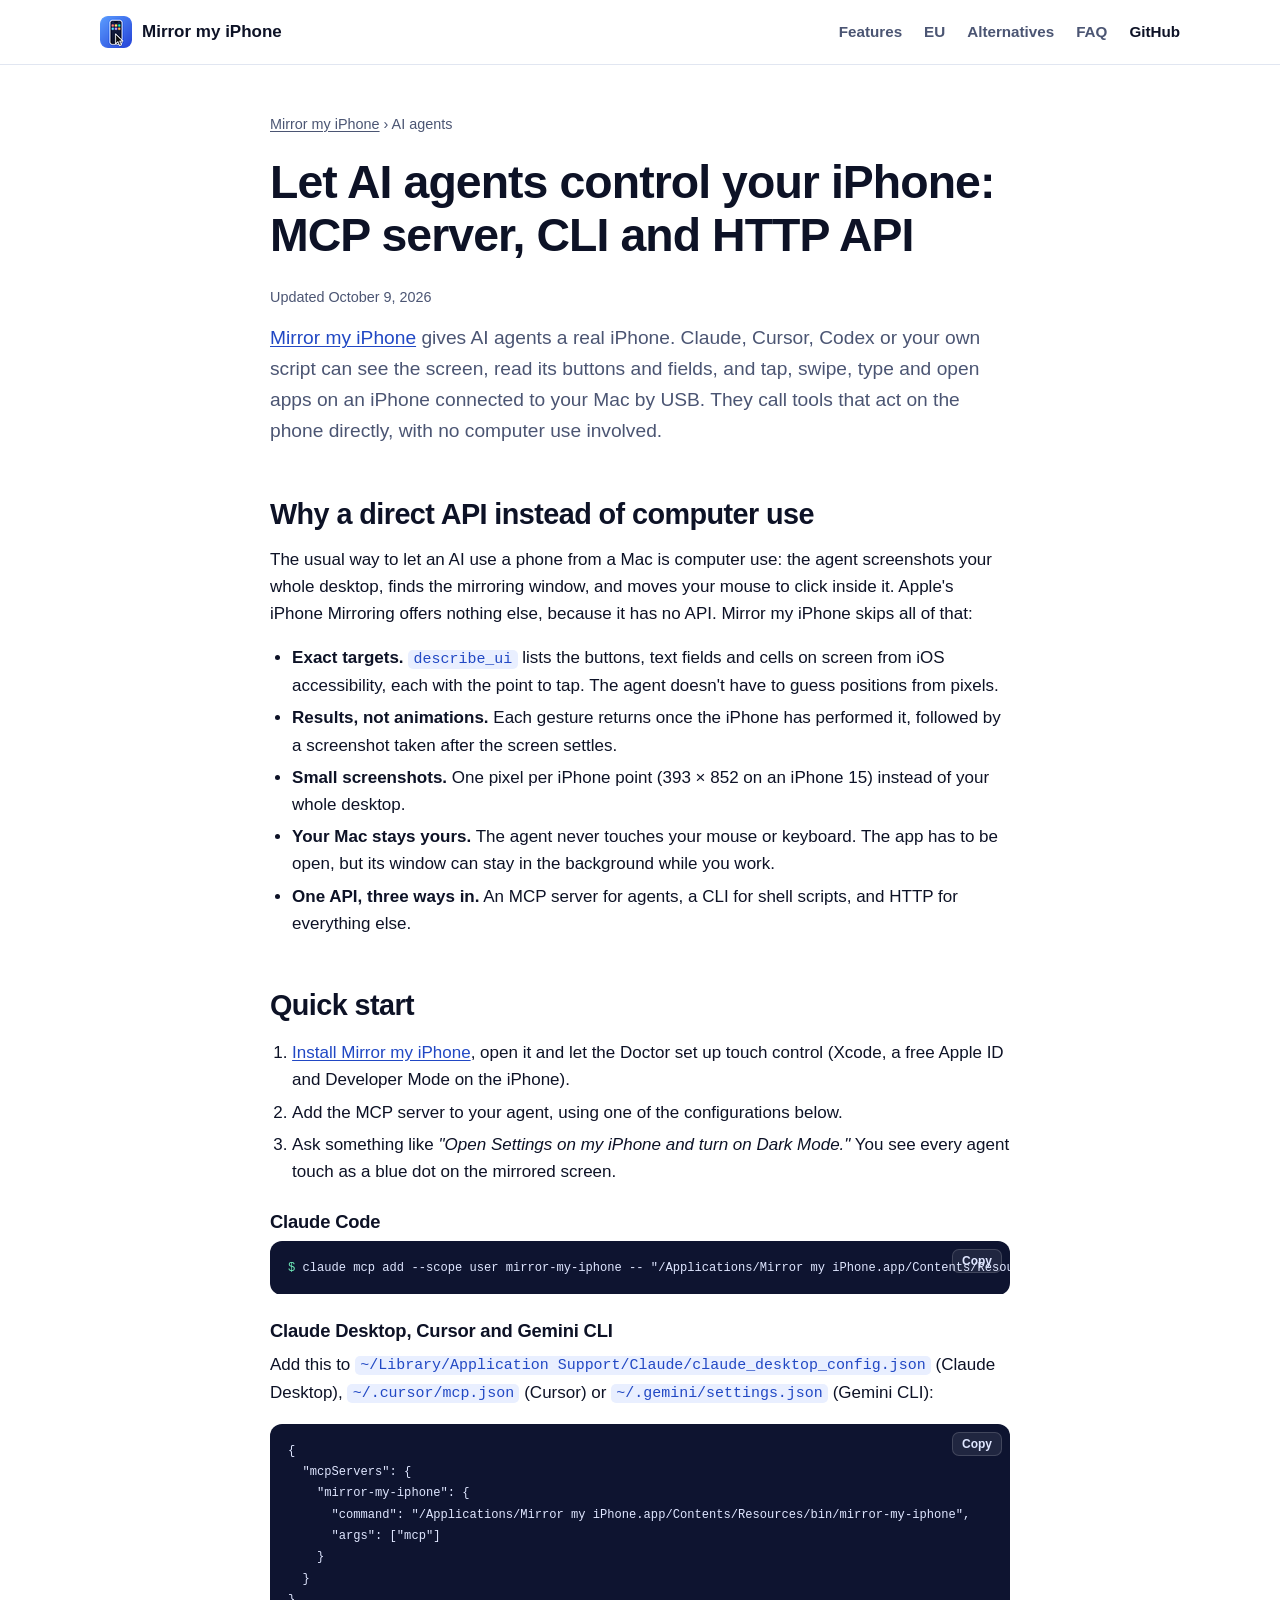
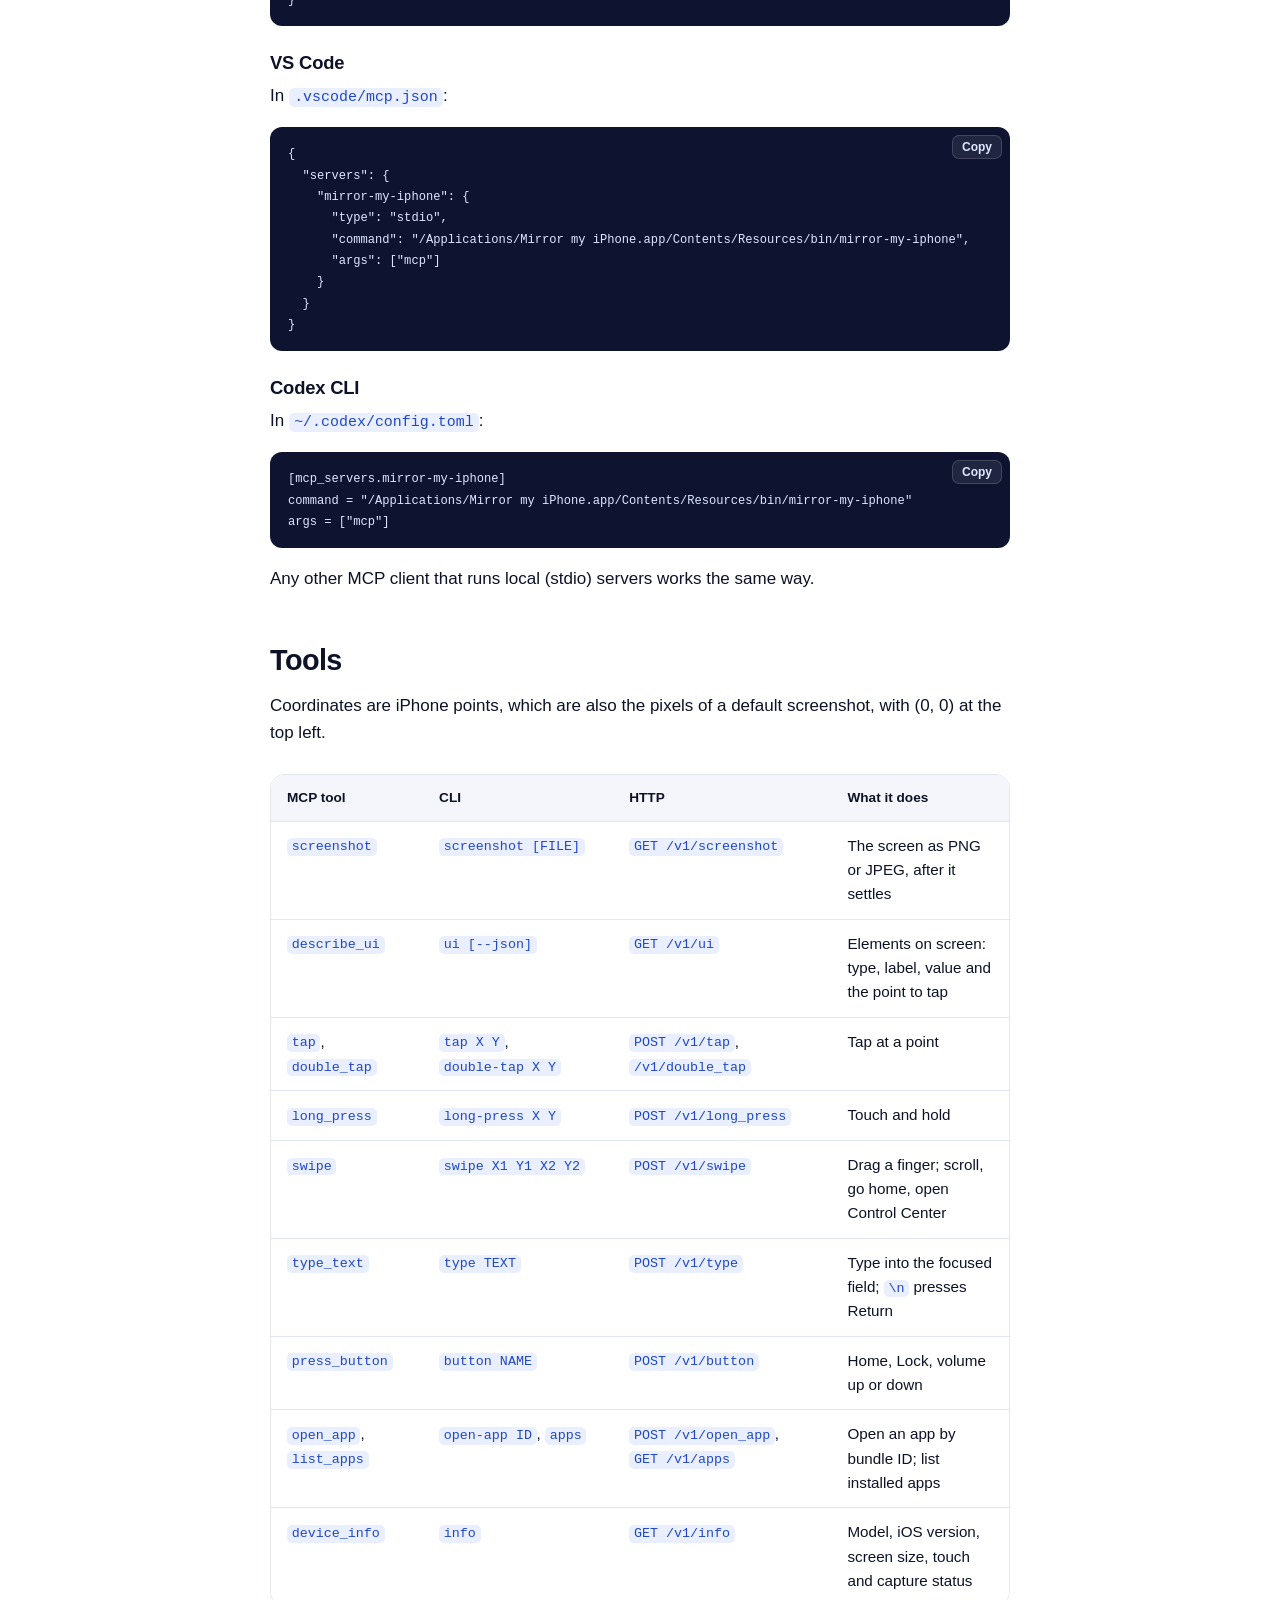
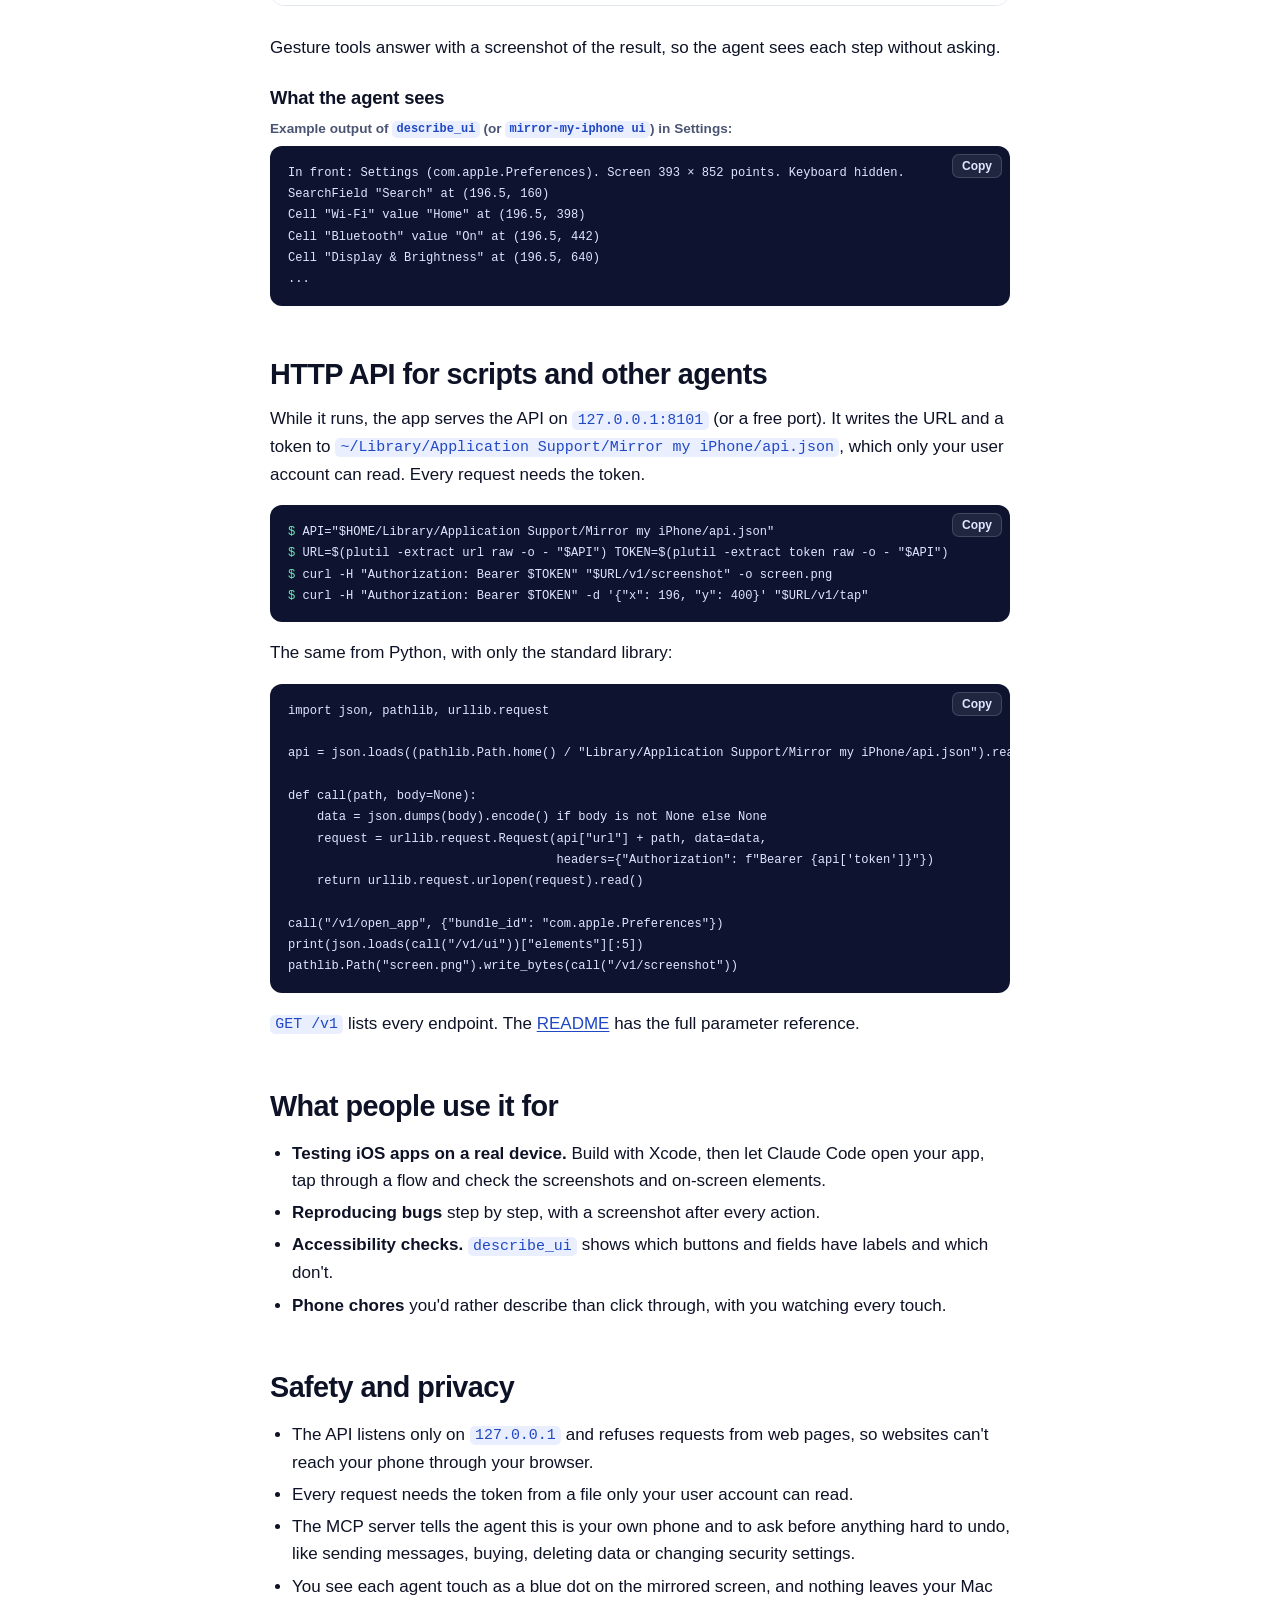
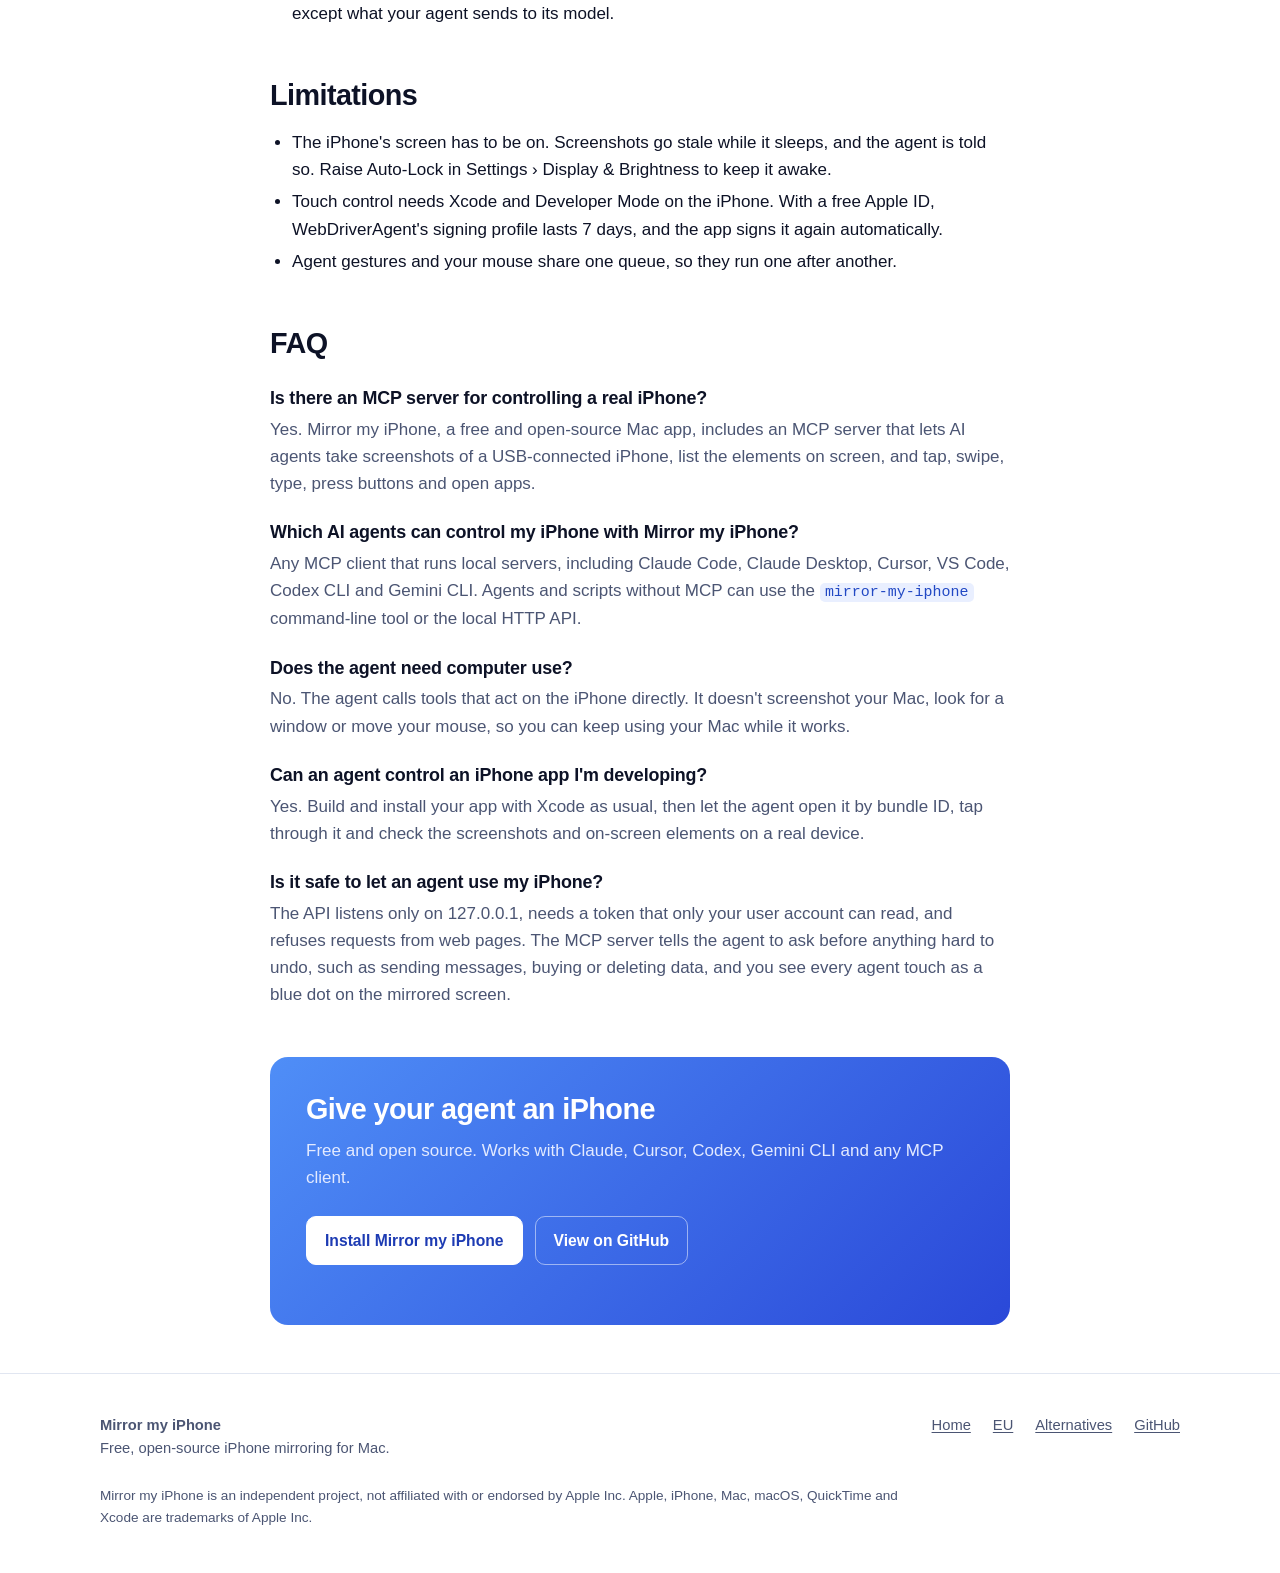
<file: docs/iphone-mcp-server/index.html>
<!doctype html>
<html lang="en">
<head>
<meta charset="utf-8">
<meta name="viewport" content="width=device-width, initial-scale=1">
<title>iPhone MCP Server: Let Claude and AI Agents Control Your iPhone</title>
<meta name="description" content="Give Claude, Cursor, Codex and other AI agents a real iPhone: screenshots, UI elements, taps, swipes and typing over MCP, CLI or HTTP. No computer use needed.">
<link rel="canonical" href="https://bhuwanadhikari.com.np/mirror-my-iphone/iphone-mcp-server/">
<meta name="robots" content="index, follow, max-image-preview:large, max-snippet:-1">
<meta name="author" content="Bhuwan Adhikari">
<meta name="theme-color" content="#2f63ee">
<link rel="icon" href="../assets/favicon.ico" sizes="any">
<link rel="icon" href="../assets/favicon-32.png" type="image/png" sizes="32x32">
<link rel="apple-touch-icon" href="../assets/apple-touch-icon.png">
<meta property="og:type" content="article">
<meta property="og:site_name" content="Mirror my iPhone">
<meta property="og:title" content="iPhone MCP Server: let AI agents control a real iPhone">
<meta property="og:description" content="Screenshots, UI elements, taps, swipes and typing for Claude, Cursor, Codex and your own scripts. No computer use needed.">
<meta property="og:url" content="https://bhuwanadhikari.com.np/mirror-my-iphone/iphone-mcp-server/">
<meta property="og:image" content="https://bhuwanadhikari.com.np/mirror-my-iphone/assets/og.png">
<meta property="og:image:width" content="1200">
<meta property="og:image:height" content="630">
<meta name="twitter:card" content="summary_large_image">
<link rel="stylesheet" href="../assets/style.css">
<script type="application/ld+json">
{
  "@context": "https://schema.org",
  "@graph": [
    {
      "@type": "TechArticle",
      "headline": "Let AI agents control your iPhone: MCP server, CLI and HTTP API",
      "description": "How to give Claude Code, Claude Desktop, Cursor, VS Code, Codex CLI, Gemini CLI and your own scripts direct control of a real iPhone with Mirror my iPhone, without computer use.",
      "url": "https://bhuwanadhikari.com.np/mirror-my-iphone/iphone-mcp-server/",
      "datePublished": "2026-10-09",
      "dateModified": "2026-10-09",
      "inLanguage": "en",
      "proficiencyLevel": "Beginner",
      "author": {"@type": "Person", "name": "Bhuwan Adhikari", "url": "https://bhuwanadhikari.com.np/"},
      "about": {"@id": "https://bhuwanadhikari.com.np/mirror-my-iphone/#app"},
      "isPartOf": {"@id": "https://bhuwanadhikari.com.np/mirror-my-iphone/#website"}
    },
    {
      "@type": "BreadcrumbList",
      "itemListElement": [
        {"@type": "ListItem", "position": 1, "name": "Mirror my iPhone", "item": "https://bhuwanadhikari.com.np/mirror-my-iphone/"},
        {"@type": "ListItem", "position": 2, "name": "iPhone MCP server and API for AI agents"}
      ]
    },
    {
      "@type": "FAQPage",
      "mainEntity": [
        {"@type": "Question", "name": "Is there an MCP server for controlling a real iPhone?",
         "acceptedAnswer": {"@type": "Answer", "text": "Yes. Mirror my iPhone, a free and open-source Mac app, includes an MCP server that lets AI agents take screenshots of a USB-connected iPhone, list the elements on screen, and tap, swipe, type, press buttons and open apps."}},
        {"@type": "Question", "name": "Which AI agents can control my iPhone with Mirror my iPhone?",
         "acceptedAnswer": {"@type": "Answer", "text": "Any MCP client that runs local servers, including Claude Code, Claude Desktop, Cursor, VS Code, Codex CLI and Gemini CLI. Agents and scripts without MCP can use the mirror-my-iphone command-line tool or the local HTTP API."}},
        {"@type": "Question", "name": "Does the agent need computer use?",
         "acceptedAnswer": {"@type": "Answer", "text": "No. The agent calls tools that act on the iPhone directly. It doesn't screenshot your Mac, look for a window or move your mouse, so you can keep using your Mac while it works."}},
        {"@type": "Question", "name": "Can an agent control an iPhone app I'm developing?",
         "acceptedAnswer": {"@type": "Answer", "text": "Yes. Build and install your app with Xcode as usual, then let the agent open it by bundle ID, tap through it and check the screenshots and on-screen elements on a real device."}},
        {"@type": "Question", "name": "Is it safe to let an agent use my iPhone?",
         "acceptedAnswer": {"@type": "Answer", "text": "The API listens only on 127.0.0.1, needs a token that only your user account can read, and refuses requests from web pages. The MCP server tells the agent to ask before anything hard to undo, such as sending messages, buying or deleting data, and you see every agent touch as a blue dot on the mirrored screen."}}
      ]
    }
  ]
}
</script>
</head>
<body>
<a class="skip" href="#main">Skip to content</a>

<header class="site-header">
  <div class="wrap">
    <a class="brand" href="../"><img src="../assets/favicon-32.png" srcset="../assets/apple-touch-icon.png 2x" width="32" height="32" alt="">Mirror my iPhone</a>
    <nav class="site-nav" aria-label="Main">
      <a href="../#features">Features</a>
      <a href="../iphone-mirroring-not-available-in-your-country-or-region/">EU</a>
      <a href="../iphone-mirroring-alternatives/">Alternatives</a>
      <a href="../#faq">FAQ</a>
      <a class="gh" href="https://github.com/bhuwanadhikari/mirror-my-iphone">GitHub</a>
    </nav>
  </div>
</header>

<main id="main" class="article">
  <div class="wrap narrow">
    <nav class="crumbs" aria-label="Breadcrumb"><a href="../">Mirror my iPhone</a> › AI agents</nav>
    <h1>Let AI agents control your iPhone: MCP server, CLI and HTTP API</h1>
    <p class="updated">Updated October 9, 2026</p>

    <p class="lead"><a href="../">Mirror my iPhone</a> gives AI agents a real iPhone. Claude, Cursor, Codex or your own script can see the screen, read its buttons and fields, and tap, swipe, type and open apps on an iPhone connected to your Mac by USB. They call tools that act on the phone directly, with no computer use involved.</p>

    <h2>Why a direct API instead of computer use</h2>
    <p>The usual way to let an AI use a phone from a Mac is computer use: the agent screenshots your whole desktop, finds the mirroring window, and moves your mouse to click inside it. Apple's iPhone Mirroring offers nothing else, because it has no API. Mirror my iPhone skips all of that:</p>
    <ul>
      <li><strong>Exact targets.</strong> <code>describe_ui</code> lists the buttons, text fields and cells on screen from iOS accessibility, each with the point to tap. The agent doesn't have to guess positions from pixels.</li>
      <li><strong>Results, not animations.</strong> Each gesture returns once the iPhone has performed it, followed by a screenshot taken after the screen settles.</li>
      <li><strong>Small screenshots.</strong> One pixel per iPhone point (393 × 852 on an iPhone 15) instead of your whole desktop.</li>
      <li><strong>Your Mac stays yours.</strong> The agent never touches your mouse or keyboard. The app has to be open, but its window can stay in the background while you work.</li>
      <li><strong>One API, three ways in.</strong> An MCP server for agents, a CLI for shell scripts, and HTTP for everything else.</li>
    </ul>

    <h2>Quick start</h2>
    <ol>
      <li><a href="../#install">Install Mirror my iPhone</a>, open it and let the Doctor set up touch control (Xcode, a free Apple ID and Developer Mode on the iPhone).</li>
      <li>Add the MCP server to your agent, using one of the configurations below.</li>
      <li>Ask something like <em>"Open Settings on my iPhone and turn on Dark Mode."</em> You see every agent touch as a blue dot on the mirrored screen.</li>
    </ol>

    <h3>Claude Code</h3>
    <div class="code"><pre><code><span class="p">$ </span>claude mcp add --scope user mirror-my-iphone -- "/Applications/Mirror my iPhone.app/Contents/Resources/bin/mirror-my-iphone" mcp</code></pre></div>

    <h3>Claude Desktop, Cursor and Gemini CLI</h3>
    <p>Add this to <code>~/Library/Application Support/Claude/claude_desktop_config.json</code> (Claude Desktop), <code>~/.cursor/mcp.json</code> (Cursor) or <code>~/.gemini/settings.json</code> (Gemini CLI):</p>
    <div class="code"><pre><code>{
  "mcpServers": {
    "mirror-my-iphone": {
      "command": "/Applications/Mirror my iPhone.app/Contents/Resources/bin/mirror-my-iphone",
      "args": ["mcp"]
    }
  }
}</code></pre></div>

    <h3>VS Code</h3>
    <p>In <code>.vscode/mcp.json</code>:</p>
    <div class="code"><pre><code>{
  "servers": {
    "mirror-my-iphone": {
      "type": "stdio",
      "command": "/Applications/Mirror my iPhone.app/Contents/Resources/bin/mirror-my-iphone",
      "args": ["mcp"]
    }
  }
}</code></pre></div>

    <h3>Codex CLI</h3>
    <p>In <code>~/.codex/config.toml</code>:</p>
    <div class="code"><pre><code>[mcp_servers.mirror-my-iphone]
command = "/Applications/Mirror my iPhone.app/Contents/Resources/bin/mirror-my-iphone"
args = ["mcp"]</code></pre></div>
    <p>Any other MCP client that runs local (stdio) servers works the same way.</p>

    <h2>Tools</h2>
    <p>Coordinates are iPhone points, which are also the pixels of a default screenshot, with (0, 0) at the top left.</p>
    <div class="table-wrap">
      <table class="wide">
        <thead><tr><th scope="col">MCP tool</th><th scope="col">CLI</th><th scope="col">HTTP</th><th scope="col">What it does</th></tr></thead>
        <tbody>
          <tr><td><code>screenshot</code></td><td><code>screenshot [FILE]</code></td><td><code>GET /v1/screenshot</code></td><td>The screen as PNG or JPEG, after it settles</td></tr>
          <tr><td><code>describe_ui</code></td><td><code>ui [--json]</code></td><td><code>GET /v1/ui</code></td><td>Elements on screen: type, label, value and the point to tap</td></tr>
          <tr><td><code>tap</code>, <code>double_tap</code></td><td><code>tap X Y</code>, <code>double-tap X Y</code></td><td><code>POST /v1/tap</code>, <code>/v1/double_tap</code></td><td>Tap at a point</td></tr>
          <tr><td><code>long_press</code></td><td><code>long-press X Y</code></td><td><code>POST /v1/long_press</code></td><td>Touch and hold</td></tr>
          <tr><td><code>swipe</code></td><td><code>swipe X1 Y1 X2 Y2</code></td><td><code>POST /v1/swipe</code></td><td>Drag a finger; scroll, go home, open Control Center</td></tr>
          <tr><td><code>type_text</code></td><td><code>type TEXT</code></td><td><code>POST /v1/type</code></td><td>Type into the focused field; <code>\n</code> presses Return</td></tr>
          <tr><td><code>press_button</code></td><td><code>button NAME</code></td><td><code>POST /v1/button</code></td><td>Home, Lock, volume up or down</td></tr>
          <tr><td><code>open_app</code>, <code>list_apps</code></td><td><code>open-app ID</code>, <code>apps</code></td><td><code>POST /v1/open_app</code>, <code>GET /v1/apps</code></td><td>Open an app by bundle ID; list installed apps</td></tr>
          <tr><td><code>device_info</code></td><td><code>info</code></td><td><code>GET /v1/info</code></td><td>Model, iOS version, screen size, touch and capture status</td></tr>
        </tbody>
      </table>
    </div>
    <p>Gesture tools answer with a screenshot of the result, so the agent sees each step without asking.</p>

    <h3>What the agent sees</h3>
    <p class="code-label">Example output of <code>describe_ui</code> (or <code>mirror-my-iphone ui</code>) in Settings:</p>
    <div class="code"><pre><code>In front: Settings (com.apple.Preferences). Screen 393 × 852 points. Keyboard hidden.
SearchField "Search" at (196.5, 160)
Cell "Wi-Fi" value "Home" at (196.5, 398)
Cell "Bluetooth" value "On" at (196.5, 442)
Cell "Display &amp; Brightness" at (196.5, 640)
...</code></pre></div>

    <h2>HTTP API for scripts and other agents</h2>
    <p>While it runs, the app serves the API on <code>127.0.0.1:8101</code> (or a free port). It writes the URL and a token to <code>~/Library/Application Support/Mirror my iPhone/api.json</code>, which only your user account can read. Every request needs the token.</p>
    <div class="code"><pre><code><span class="p">$ </span>API="$HOME/Library/Application Support/Mirror my iPhone/api.json"
<span class="p">$ </span>URL=$(plutil -extract url raw -o - "$API") TOKEN=$(plutil -extract token raw -o - "$API")
<span class="p">$ </span>curl -H "Authorization: Bearer $TOKEN" "$URL/v1/screenshot" -o screen.png
<span class="p">$ </span>curl -H "Authorization: Bearer $TOKEN" -d '{"x": 196, "y": 400}' "$URL/v1/tap"</code></pre></div>
    <p>The same from Python, with only the standard library:</p>
    <div class="code"><pre><code>import json, pathlib, urllib.request

api = json.loads((pathlib.Path.home() / "Library/Application Support/Mirror my iPhone/api.json").read_text())

def call(path, body=None):
    data = json.dumps(body).encode() if body is not None else None
    request = urllib.request.Request(api["url"] + path, data=data,
                                     headers={"Authorization": f"Bearer {api['token']}"})
    return urllib.request.urlopen(request).read()

call("/v1/open_app", {"bundle_id": "com.apple.Preferences"})
print(json.loads(call("/v1/ui"))["elements"][:5])
pathlib.Path("screen.png").write_bytes(call("/v1/screenshot"))</code></pre></div>
    <p><code>GET /v1</code> lists every endpoint. The <a href="https://github.com/bhuwanadhikari/mirror-my-iphone#agent-api">README</a> has the full parameter reference.</p>

    <h2>What people use it for</h2>
    <ul>
      <li><strong>Testing iOS apps on a real device.</strong> Build with Xcode, then let Claude Code open your app, tap through a flow and check the screenshots and on-screen elements.</li>
      <li><strong>Reproducing bugs</strong> step by step, with a screenshot after every action.</li>
      <li><strong>Accessibility checks.</strong> <code>describe_ui</code> shows which buttons and fields have labels and which don't.</li>
      <li><strong>Phone chores</strong> you'd rather describe than click through, with you watching every touch.</li>
    </ul>

    <h2>Safety and privacy</h2>
    <ul>
      <li>The API listens only on <code>127.0.0.1</code> and refuses requests from web pages, so websites can't reach your phone through your browser.</li>
      <li>Every request needs the token from a file only your user account can read.</li>
      <li>The MCP server tells the agent this is your own phone and to ask before anything hard to undo, like sending messages, buying, deleting data or changing security settings.</li>
      <li>You see each agent touch as a blue dot on the mirrored screen, and nothing leaves your Mac except what your agent sends to its model.</li>
    </ul>

    <h2>Limitations</h2>
    <ul>
      <li>The iPhone's screen has to be on. Screenshots go stale while it sleeps, and the agent is told so. Raise Auto-Lock in Settings › Display &amp; Brightness to keep it awake.</li>
      <li>Touch control needs Xcode and Developer Mode on the iPhone. With a free Apple ID, WebDriverAgent's signing profile lasts 7 days, and the app signs it again automatically.</li>
      <li>Agent gestures and your mouse share one queue, so they run one after another.</li>
    </ul>

    <h2>FAQ</h2>
    <div class="faq">
      <h3>Is there an MCP server for controlling a real iPhone?</h3>
      <p>Yes. Mirror my iPhone, a free and open-source Mac app, includes an MCP server that lets AI agents take screenshots of a USB-connected iPhone, list the elements on screen, and tap, swipe, type, press buttons and open apps.</p>
      <h3>Which AI agents can control my iPhone with Mirror my iPhone?</h3>
      <p>Any MCP client that runs local servers, including Claude Code, Claude Desktop, Cursor, VS Code, Codex CLI and Gemini CLI. Agents and scripts without MCP can use the <code>mirror-my-iphone</code> command-line tool or the local HTTP API.</p>
      <h3>Does the agent need computer use?</h3>
      <p>No. The agent calls tools that act on the iPhone directly. It doesn't screenshot your Mac, look for a window or move your mouse, so you can keep using your Mac while it works.</p>
      <h3>Can an agent control an iPhone app I'm developing?</h3>
      <p>Yes. Build and install your app with Xcode as usual, then let the agent open it by bundle ID, tap through it and check the screenshots and on-screen elements on a real device.</p>
      <h3>Is it safe to let an agent use my iPhone?</h3>
      <p>The API listens only on 127.0.0.1, needs a token that only your user account can read, and refuses requests from web pages. The MCP server tells the agent to ask before anything hard to undo, such as sending messages, buying or deleting data, and you see every agent touch as a blue dot on the mirrored screen.</p>
    </div>

    <div class="cta">
      <h2>Give your agent an iPhone</h2>
      <p>Free and open source. Works with Claude, Cursor, Codex, Gemini CLI and any MCP client.</p>
      <div class="buttons">
        <a class="btn" href="../#install">Install Mirror my iPhone</a>
        <a class="btn ghost" href="https://github.com/bhuwanadhikari/mirror-my-iphone">View on GitHub</a>
      </div>
    </div>
  </div>
</main>

<footer class="site-footer">
  <div class="wrap">
    <div class="cols">
      <div><strong>Mirror my iPhone</strong><br>Free, open-source iPhone mirroring for Mac.</div>
      <nav aria-label="Footer">
        <a href="../">Home</a>
        <a href="../iphone-mirroring-not-available-in-your-country-or-region/">EU</a>
        <a href="../iphone-mirroring-alternatives/">Alternatives</a>
        <a href="https://github.com/bhuwanadhikari/mirror-my-iphone">GitHub</a>
      </nav>
    </div>
    <p class="legal">Mirror my iPhone is an independent project, not affiliated with or endorsed by Apple Inc. Apple, iPhone, Mac, macOS, QuickTime and Xcode are trademarks of Apple Inc.</p>
  </div>
</footer>
<script src="../assets/site.js" defer></script>
</body>
</html>
</file>
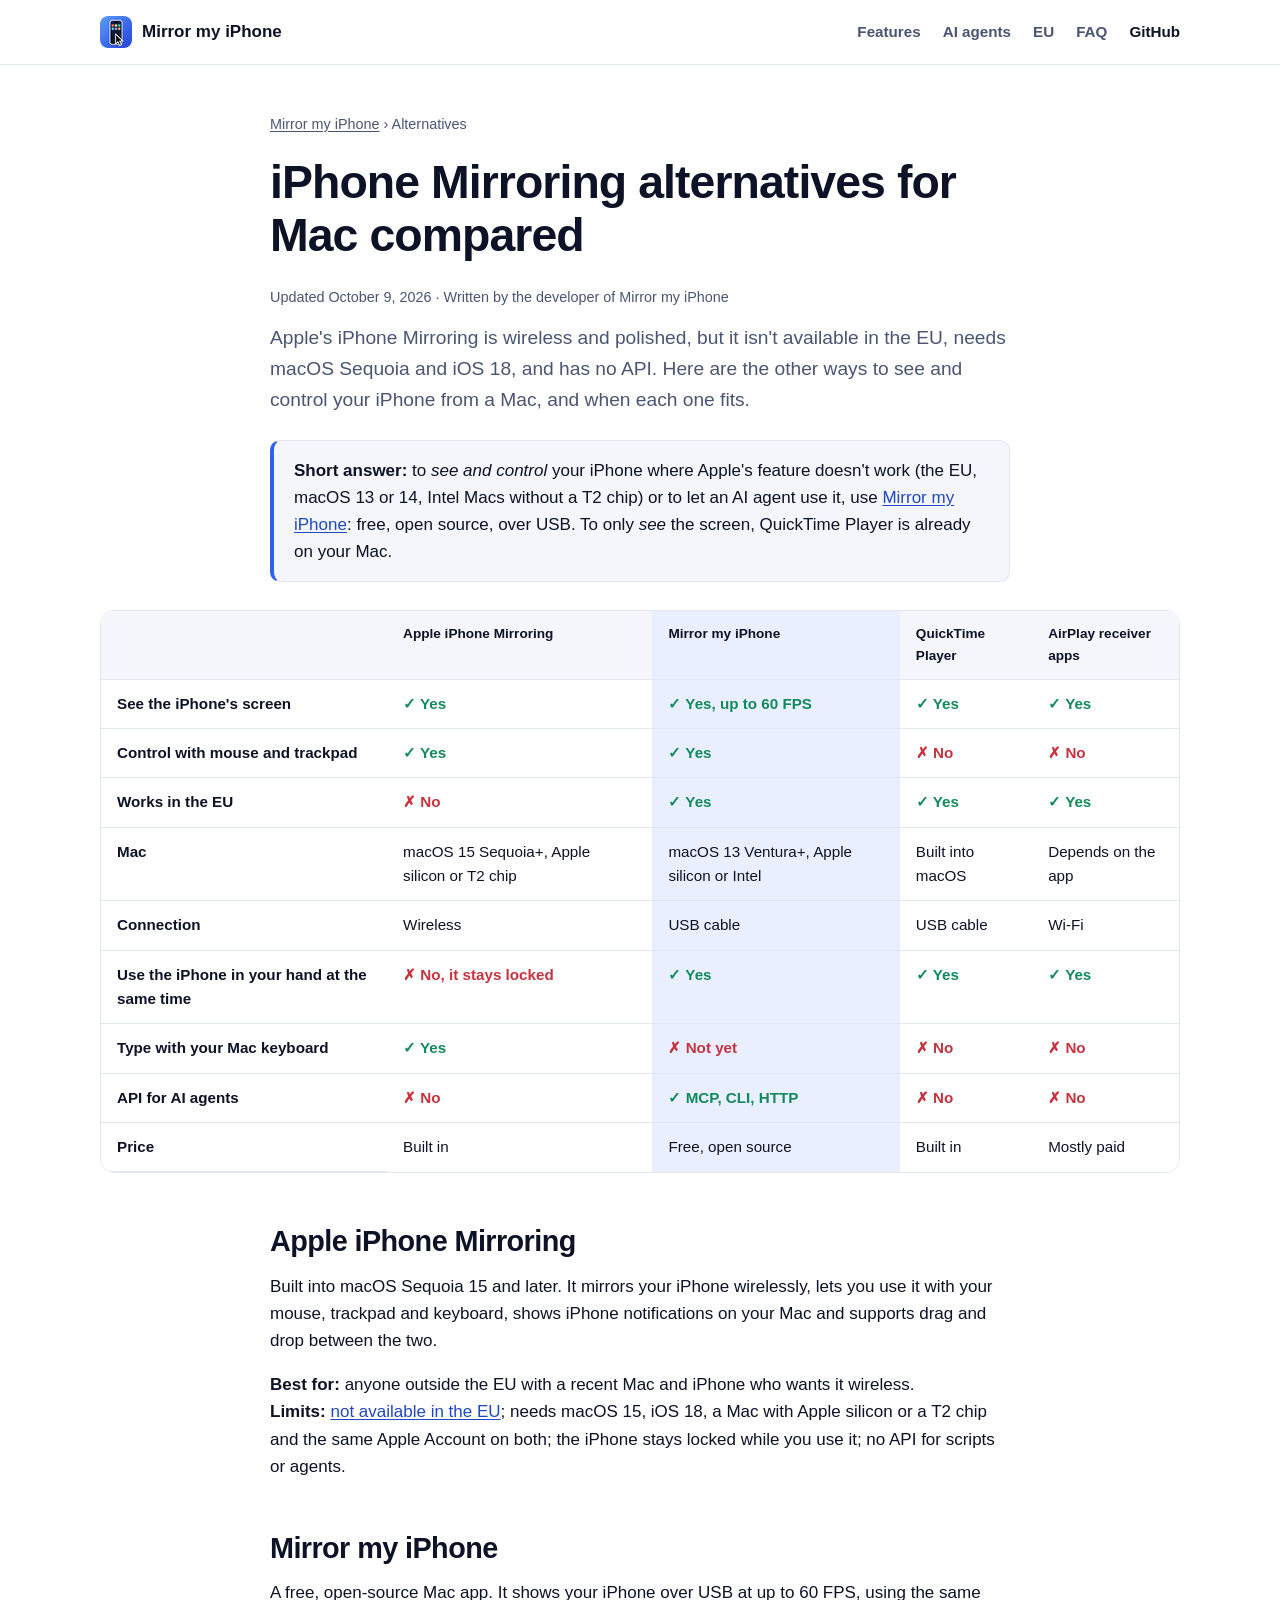
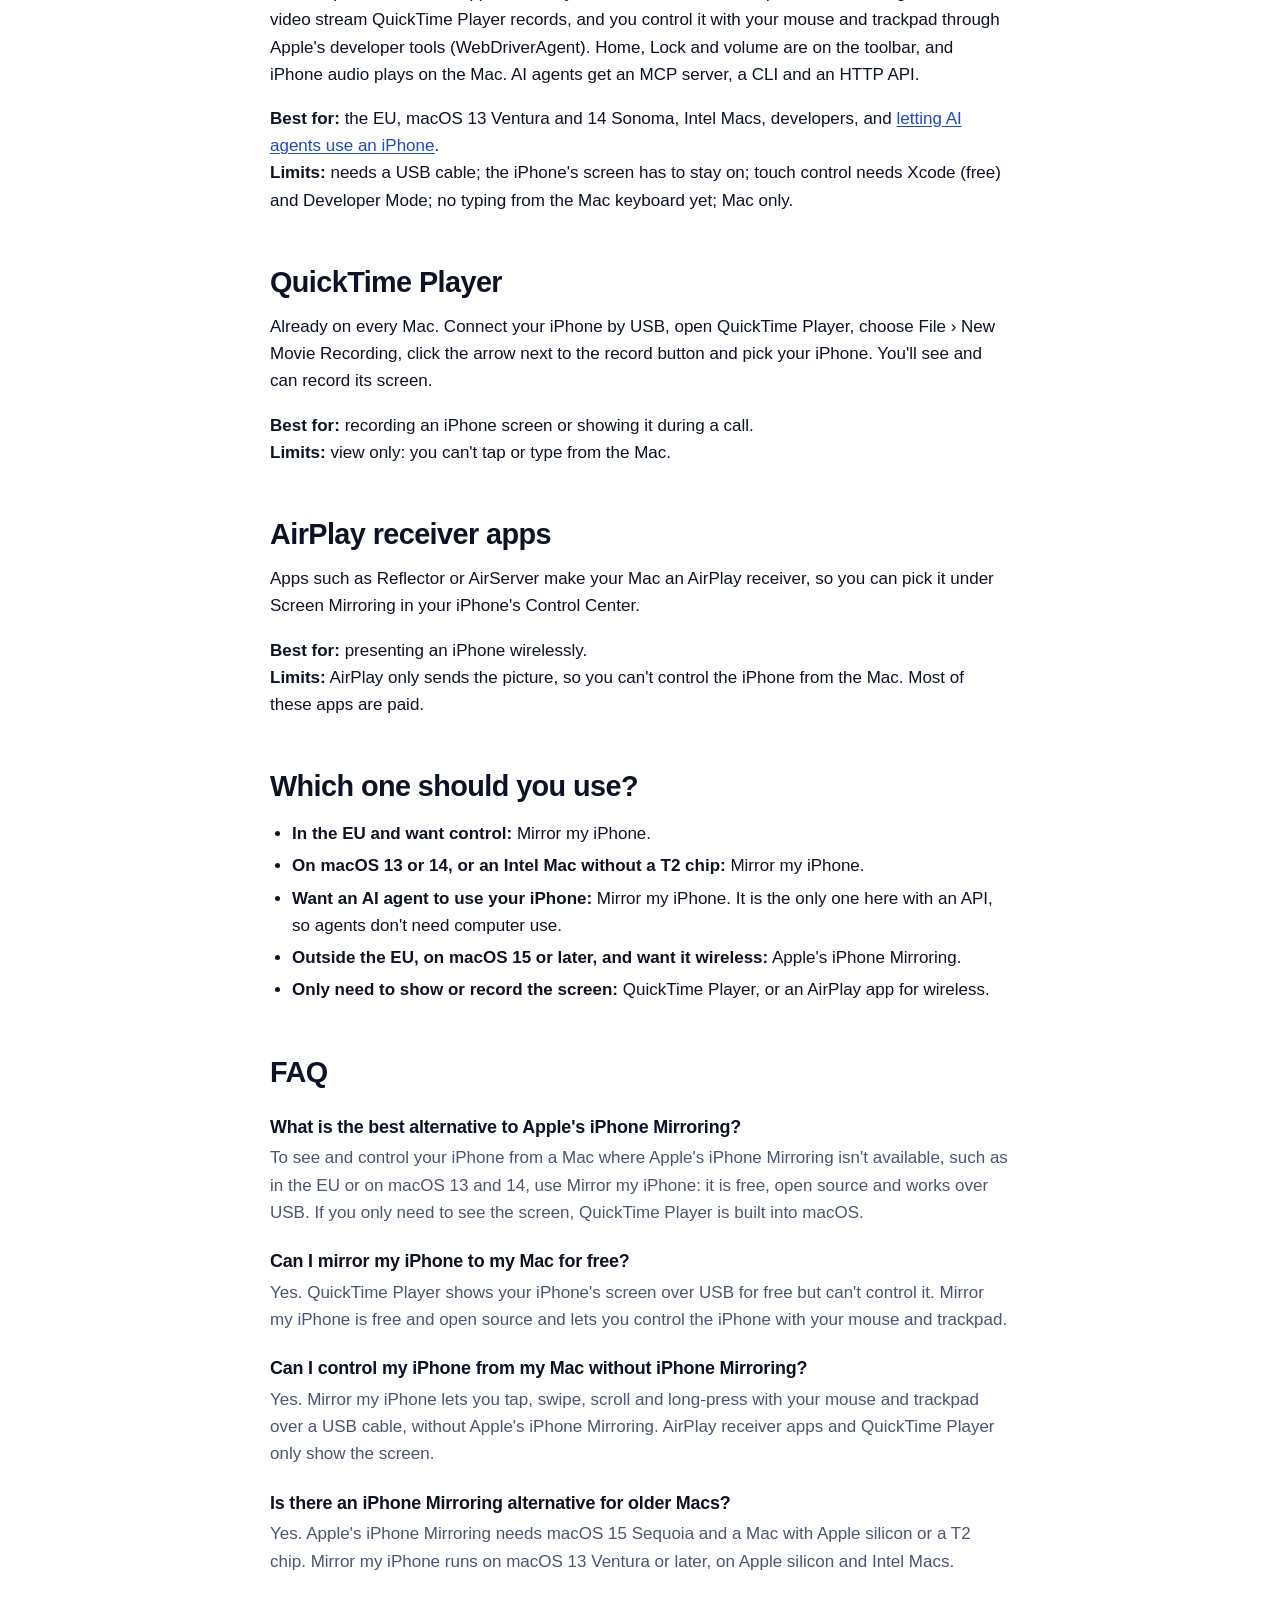
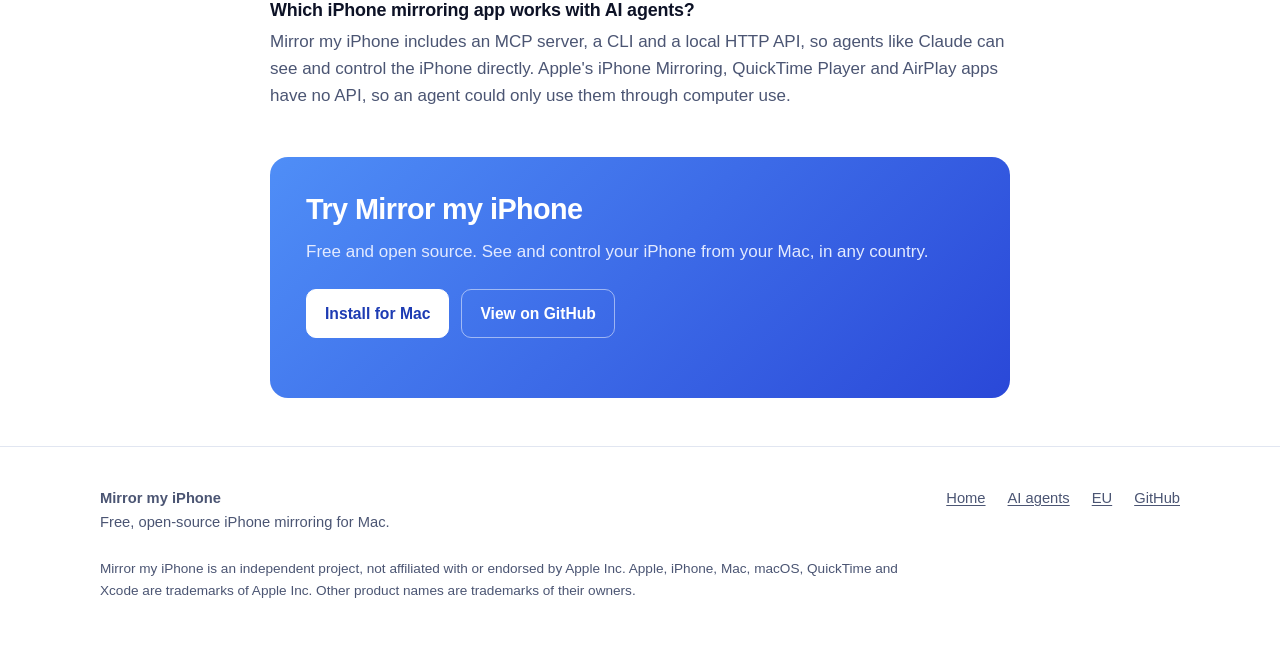
<file: docs/iphone-mirroring-alternatives/index.html>
<!doctype html>
<html lang="en">
<head>
<meta charset="utf-8">
<meta name="viewport" content="width=device-width, initial-scale=1">
<title>iPhone Mirroring Alternatives for Mac Compared (2026)</title>
<meta name="description" content="Apple iPhone Mirroring vs Mirror my iPhone vs QuickTime Player vs AirPlay apps: EU availability, macOS versions, touch control, cable vs wireless, AI agents.">
<link rel="canonical" href="https://bhuwanadhikari.com.np/mirror-my-iphone/iphone-mirroring-alternatives/">
<meta name="robots" content="index, follow, max-image-preview:large, max-snippet:-1">
<meta name="author" content="Bhuwan Adhikari">
<meta name="theme-color" content="#2f63ee">
<link rel="icon" href="../assets/favicon.ico" sizes="any">
<link rel="icon" href="../assets/favicon-32.png" type="image/png" sizes="32x32">
<link rel="apple-touch-icon" href="../assets/apple-touch-icon.png">
<meta property="og:type" content="article">
<meta property="og:site_name" content="Mirror my iPhone">
<meta property="og:title" content="iPhone Mirroring alternatives for Mac compared">
<meta property="og:description" content="Which way to see and control your iPhone from a Mac: Apple iPhone Mirroring, Mirror my iPhone, QuickTime Player or AirPlay apps.">
<meta property="og:url" content="https://bhuwanadhikari.com.np/mirror-my-iphone/iphone-mirroring-alternatives/">
<meta property="og:image" content="https://bhuwanadhikari.com.np/mirror-my-iphone/assets/og.png">
<meta property="og:image:width" content="1200">
<meta property="og:image:height" content="630">
<meta name="twitter:card" content="summary_large_image">
<link rel="stylesheet" href="../assets/style.css">
<script type="application/ld+json">
{
  "@context": "https://schema.org",
  "@graph": [
    {
      "@type": "TechArticle",
      "headline": "iPhone Mirroring alternatives for Mac compared",
      "description": "Apple iPhone Mirroring, Mirror my iPhone, QuickTime Player and AirPlay receiver apps compared: EU availability, macOS versions, touch control, cable vs wireless and AI agent support.",
      "url": "https://bhuwanadhikari.com.np/mirror-my-iphone/iphone-mirroring-alternatives/",
      "datePublished": "2026-10-09",
      "dateModified": "2026-10-09",
      "inLanguage": "en",
      "author": {"@type": "Person", "name": "Bhuwan Adhikari", "url": "https://bhuwanadhikari.com.np/"},
      "about": {"@id": "https://bhuwanadhikari.com.np/mirror-my-iphone/#app"},
      "isPartOf": {"@id": "https://bhuwanadhikari.com.np/mirror-my-iphone/#website"}
    },
    {
      "@type": "BreadcrumbList",
      "itemListElement": [
        {"@type": "ListItem", "position": 1, "name": "Mirror my iPhone", "item": "https://bhuwanadhikari.com.np/mirror-my-iphone/"},
        {"@type": "ListItem", "position": 2, "name": "iPhone Mirroring alternatives"}
      ]
    },
    {
      "@type": "FAQPage",
      "mainEntity": [
        {"@type": "Question", "name": "What is the best alternative to Apple's iPhone Mirroring?",
         "acceptedAnswer": {"@type": "Answer", "text": "To see and control your iPhone from a Mac where Apple's iPhone Mirroring isn't available, such as in the EU or on macOS 13 and 14, use Mirror my iPhone: it is free, open source and works over USB. If you only need to see the screen, QuickTime Player is built into macOS."}},
        {"@type": "Question", "name": "Can I mirror my iPhone to my Mac for free?",
         "acceptedAnswer": {"@type": "Answer", "text": "Yes. QuickTime Player shows your iPhone's screen over USB for free but can't control it. Mirror my iPhone is free and open source and lets you control the iPhone with your mouse and trackpad."}},
        {"@type": "Question", "name": "Can I control my iPhone from my Mac without iPhone Mirroring?",
         "acceptedAnswer": {"@type": "Answer", "text": "Yes. Mirror my iPhone lets you tap, swipe, scroll and long-press with your mouse and trackpad over a USB cable, without Apple's iPhone Mirroring. AirPlay receiver apps and QuickTime Player only show the screen."}},
        {"@type": "Question", "name": "Is there an iPhone Mirroring alternative for older Macs?",
         "acceptedAnswer": {"@type": "Answer", "text": "Yes. Apple's iPhone Mirroring needs macOS 15 Sequoia and a Mac with Apple silicon or a T2 chip. Mirror my iPhone runs on macOS 13 Ventura or later, on Apple silicon and Intel Macs."}},
        {"@type": "Question", "name": "Which iPhone mirroring app works with AI agents?",
         "acceptedAnswer": {"@type": "Answer", "text": "Mirror my iPhone includes an MCP server, a CLI and a local HTTP API, so agents like Claude can see and control the iPhone directly. Apple's iPhone Mirroring, QuickTime Player and AirPlay apps have no API, so an agent could only use them through computer use."}}
      ]
    }
  ]
}
</script>
</head>
<body>
<a class="skip" href="#main">Skip to content</a>

<header class="site-header">
  <div class="wrap">
    <a class="brand" href="../"><img src="../assets/favicon-32.png" srcset="../assets/apple-touch-icon.png 2x" width="32" height="32" alt="">Mirror my iPhone</a>
    <nav class="site-nav" aria-label="Main">
      <a href="../#features">Features</a>
      <a href="../iphone-mcp-server/">AI agents</a>
      <a href="../iphone-mirroring-not-available-in-your-country-or-region/">EU</a>
      <a href="../#faq">FAQ</a>
      <a class="gh" href="https://github.com/bhuwanadhikari/mirror-my-iphone">GitHub</a>
    </nav>
  </div>
</header>

<main id="main" class="article">
  <div class="wrap narrow">
    <nav class="crumbs" aria-label="Breadcrumb"><a href="../">Mirror my iPhone</a> › Alternatives</nav>
    <h1>iPhone Mirroring alternatives for Mac compared</h1>
    <p class="updated">Updated October 9, 2026 · Written by the developer of Mirror my iPhone</p>

    <p class="lead">Apple's iPhone Mirroring is wireless and polished, but it isn't available in the EU, needs macOS Sequoia and iOS 18, and has no API. Here are the other ways to see and control your iPhone from a Mac, and when each one fits.</p>

    <div class="callout">
      <p><strong>Short answer:</strong> to <em>see and control</em> your iPhone where Apple's feature doesn't work (the EU, macOS 13 or 14, Intel Macs without a T2 chip) or to let an AI agent use it, use <a href="../">Mirror my iPhone</a>: free, open source, over USB. To only <em>see</em> the screen, QuickTime Player is already on your Mac.</p>
    </div>
  </div>

  <div class="wrap">
    <div class="table-wrap">
      <table class="wide">
        <thead>
          <tr><th scope="col"></th><th scope="col">Apple iPhone Mirroring</th><th scope="col" class="ours">Mirror my iPhone</th><th scope="col">QuickTime Player</th><th scope="col">AirPlay receiver apps</th></tr>
        </thead>
        <tbody>
          <tr><th scope="row">See the iPhone's screen</th><td><span class="y">Yes</span></td><td class="ours"><span class="y">Yes, up to 60 FPS</span></td><td><span class="y">Yes</span></td><td><span class="y">Yes</span></td></tr>
          <tr><th scope="row">Control with mouse and trackpad</th><td><span class="y">Yes</span></td><td class="ours"><span class="y">Yes</span></td><td><span class="n">No</span></td><td><span class="n">No</span></td></tr>
          <tr><th scope="row">Works in the EU</th><td><span class="n">No</span></td><td class="ours"><span class="y">Yes</span></td><td><span class="y">Yes</span></td><td><span class="y">Yes</span></td></tr>
          <tr><th scope="row">Mac</th><td>macOS 15 Sequoia+, Apple silicon or T2 chip</td><td class="ours">macOS 13 Ventura+, Apple silicon or Intel</td><td>Built into macOS</td><td>Depends on the app</td></tr>
          <tr><th scope="row">Connection</th><td>Wireless</td><td class="ours">USB cable</td><td>USB cable</td><td>Wi-Fi</td></tr>
          <tr><th scope="row">Use the iPhone in your hand at the same time</th><td><span class="n">No, it stays locked</span></td><td class="ours"><span class="y">Yes</span></td><td><span class="y">Yes</span></td><td><span class="y">Yes</span></td></tr>
          <tr><th scope="row">Type with your Mac keyboard</th><td><span class="y">Yes</span></td><td class="ours"><span class="n">Not yet</span></td><td><span class="n">No</span></td><td><span class="n">No</span></td></tr>
          <tr><th scope="row">API for AI agents</th><td><span class="n">No</span></td><td class="ours"><span class="y">MCP, CLI, HTTP</span></td><td><span class="n">No</span></td><td><span class="n">No</span></td></tr>
          <tr><th scope="row">Price</th><td>Built in</td><td class="ours">Free, open source</td><td>Built in</td><td>Mostly paid</td></tr>
        </tbody>
      </table>
    </div>
  </div>

  <div class="wrap narrow">
    <h2>Apple iPhone Mirroring</h2>
    <p>Built into macOS Sequoia 15 and later. It mirrors your iPhone wirelessly, lets you use it with your mouse, trackpad and keyboard, shows iPhone notifications on your Mac and supports drag and drop between the two.</p>
    <p><strong>Best for:</strong> anyone outside the EU with a recent Mac and iPhone who wants it wireless.<br>
       <strong>Limits:</strong> <a href="../iphone-mirroring-not-available-in-your-country-or-region/">not available in the EU</a>; needs macOS 15, iOS 18, a Mac with Apple silicon or a T2 chip and the same Apple Account on both; the iPhone stays locked while you use it; no API for scripts or agents.</p>

    <h2>Mirror my iPhone</h2>
    <p>A free, open-source Mac app. It shows your iPhone over USB at up to 60 FPS, using the same video stream QuickTime Player records, and you control it with your mouse and trackpad through Apple's developer tools (WebDriverAgent). Home, Lock and volume are on the toolbar, and iPhone audio plays on the Mac. AI agents get an MCP server, a CLI and an HTTP API.</p>
    <p><strong>Best for:</strong> the EU, macOS 13 Ventura and 14 Sonoma, Intel Macs, developers, and <a href="../iphone-mcp-server/">letting AI agents use an iPhone</a>.<br>
       <strong>Limits:</strong> needs a USB cable; the iPhone's screen has to stay on; touch control needs Xcode (free) and Developer Mode; no typing from the Mac keyboard yet; Mac only.</p>

    <h2>QuickTime Player</h2>
    <p>Already on every Mac. Connect your iPhone by USB, open QuickTime Player, choose File › New Movie Recording, click the arrow next to the record button and pick your iPhone. You'll see and can record its screen.</p>
    <p><strong>Best for:</strong> recording an iPhone screen or showing it during a call.<br>
       <strong>Limits:</strong> view only: you can't tap or type from the Mac.</p>

    <h2>AirPlay receiver apps</h2>
    <p>Apps such as Reflector or AirServer make your Mac an AirPlay receiver, so you can pick it under Screen Mirroring in your iPhone's Control Center.</p>
    <p><strong>Best for:</strong> presenting an iPhone wirelessly.<br>
       <strong>Limits:</strong> AirPlay only sends the picture, so you can't control the iPhone from the Mac. Most of these apps are paid.</p>

    <h2>Which one should you use?</h2>
    <ul>
      <li><strong>In the EU and want control:</strong> Mirror my iPhone.</li>
      <li><strong>On macOS 13 or 14, or an Intel Mac without a T2 chip:</strong> Mirror my iPhone.</li>
      <li><strong>Want an AI agent to use your iPhone:</strong> Mirror my iPhone. It is the only one here with an API, so agents don't need computer use.</li>
      <li><strong>Outside the EU, on macOS 15 or later, and want it wireless:</strong> Apple's iPhone Mirroring.</li>
      <li><strong>Only need to show or record the screen:</strong> QuickTime Player, or an AirPlay app for wireless.</li>
    </ul>

    <h2>FAQ</h2>
    <div class="faq">
      <h3>What is the best alternative to Apple's iPhone Mirroring?</h3>
      <p>To see and control your iPhone from a Mac where Apple's iPhone Mirroring isn't available, such as in the EU or on macOS 13 and 14, use Mirror my iPhone: it is free, open source and works over USB. If you only need to see the screen, QuickTime Player is built into macOS.</p>
      <h3>Can I mirror my iPhone to my Mac for free?</h3>
      <p>Yes. QuickTime Player shows your iPhone's screen over USB for free but can't control it. Mirror my iPhone is free and open source and lets you control the iPhone with your mouse and trackpad.</p>
      <h3>Can I control my iPhone from my Mac without iPhone Mirroring?</h3>
      <p>Yes. Mirror my iPhone lets you tap, swipe, scroll and long-press with your mouse and trackpad over a USB cable, without Apple's iPhone Mirroring. AirPlay receiver apps and QuickTime Player only show the screen.</p>
      <h3>Is there an iPhone Mirroring alternative for older Macs?</h3>
      <p>Yes. Apple's iPhone Mirroring needs macOS 15 Sequoia and a Mac with Apple silicon or a T2 chip. Mirror my iPhone runs on macOS 13 Ventura or later, on Apple silicon and Intel Macs.</p>
      <h3>Which iPhone mirroring app works with AI agents?</h3>
      <p>Mirror my iPhone includes an MCP server, a CLI and a local HTTP API, so agents like Claude can see and control the iPhone directly. Apple's iPhone Mirroring, QuickTime Player and AirPlay apps have no API, so an agent could only use them through computer use.</p>
    </div>

    <div class="cta">
      <h2>Try Mirror my iPhone</h2>
      <p>Free and open source. See and control your iPhone from your Mac, in any country.</p>
      <div class="buttons">
        <a class="btn" href="../#install">Install for Mac</a>
        <a class="btn ghost" href="https://github.com/bhuwanadhikari/mirror-my-iphone">View on GitHub</a>
      </div>
    </div>
  </div>
</main>

<footer class="site-footer">
  <div class="wrap">
    <div class="cols">
      <div><strong>Mirror my iPhone</strong><br>Free, open-source iPhone mirroring for Mac.</div>
      <nav aria-label="Footer">
        <a href="../">Home</a>
        <a href="../iphone-mcp-server/">AI agents</a>
        <a href="../iphone-mirroring-not-available-in-your-country-or-region/">EU</a>
        <a href="https://github.com/bhuwanadhikari/mirror-my-iphone">GitHub</a>
      </nav>
    </div>
    <p class="legal">Mirror my iPhone is an independent project, not affiliated with or endorsed by Apple Inc. Apple, iPhone, Mac, macOS, QuickTime and Xcode are trademarks of Apple Inc. Other product names are trademarks of their owners.</p>
  </div>
</footer>
<script src="../assets/site.js" defer></script>
</body>
</html>
</file>
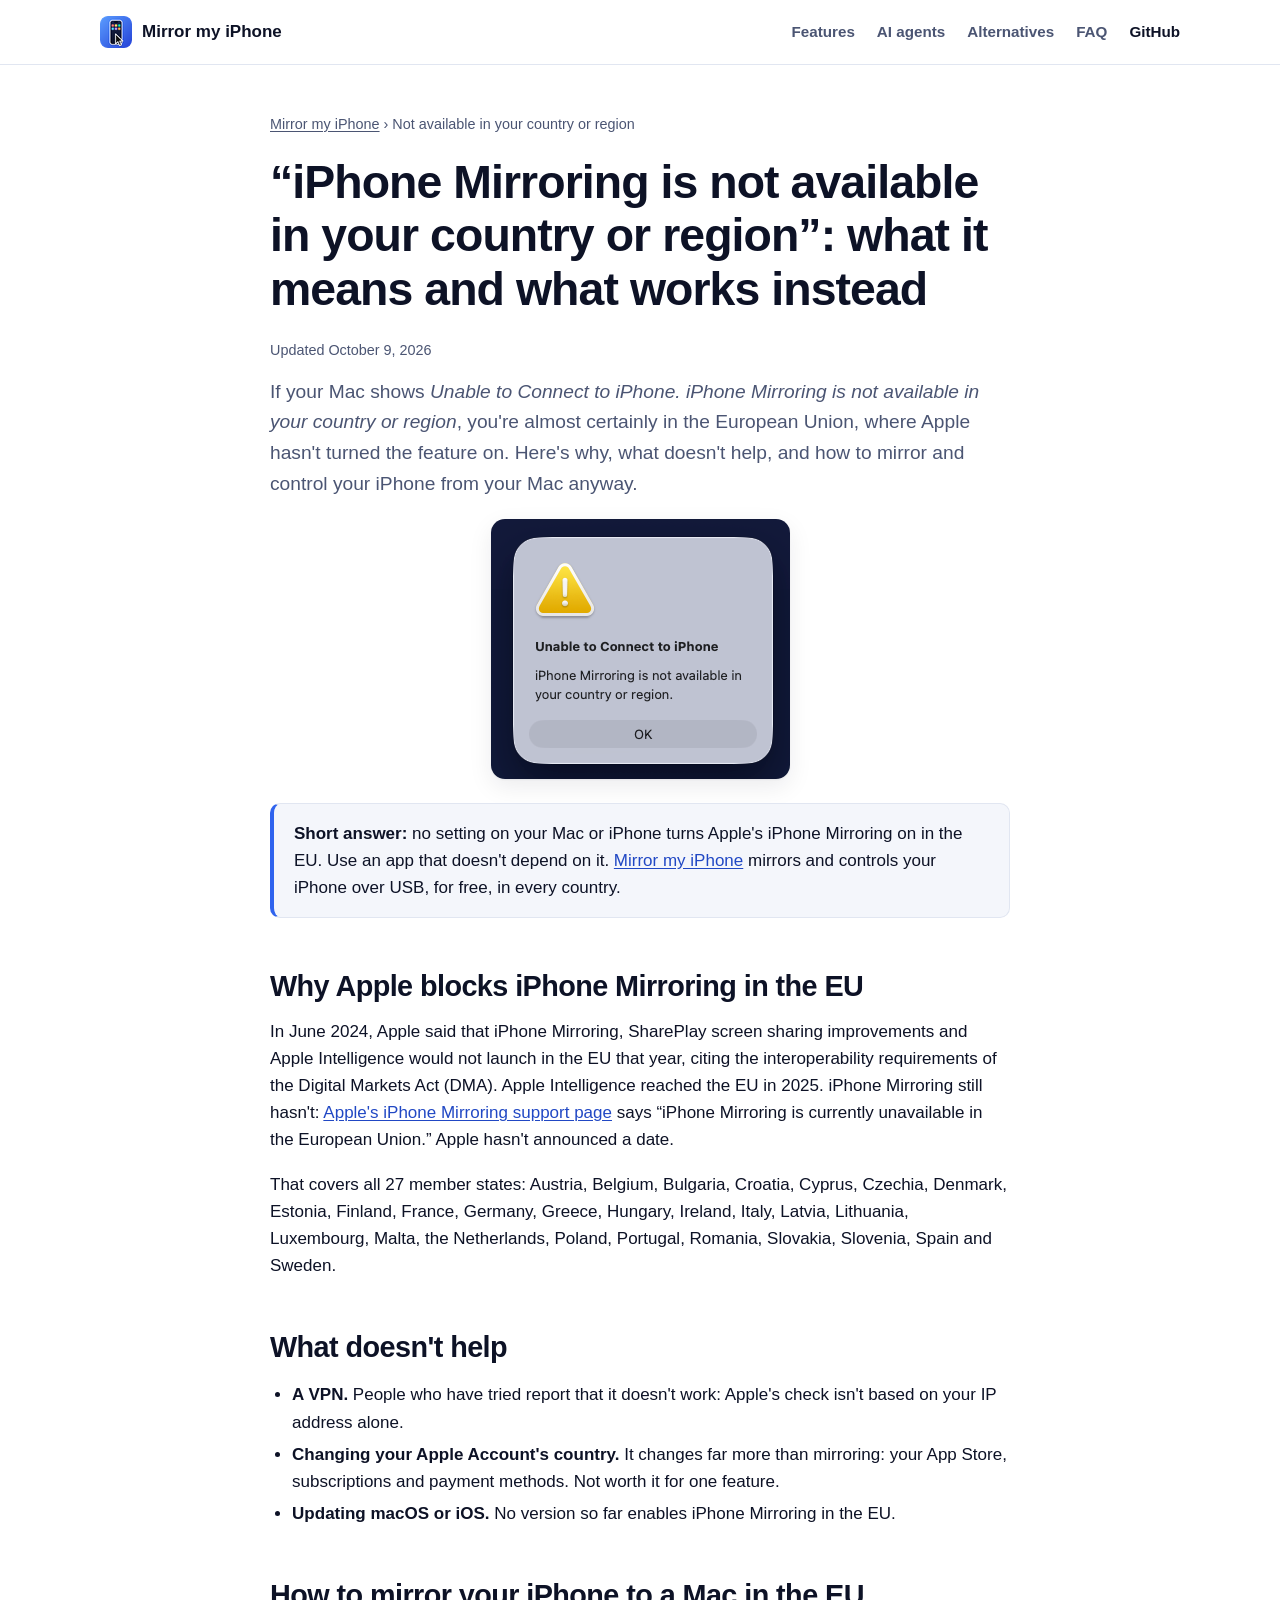
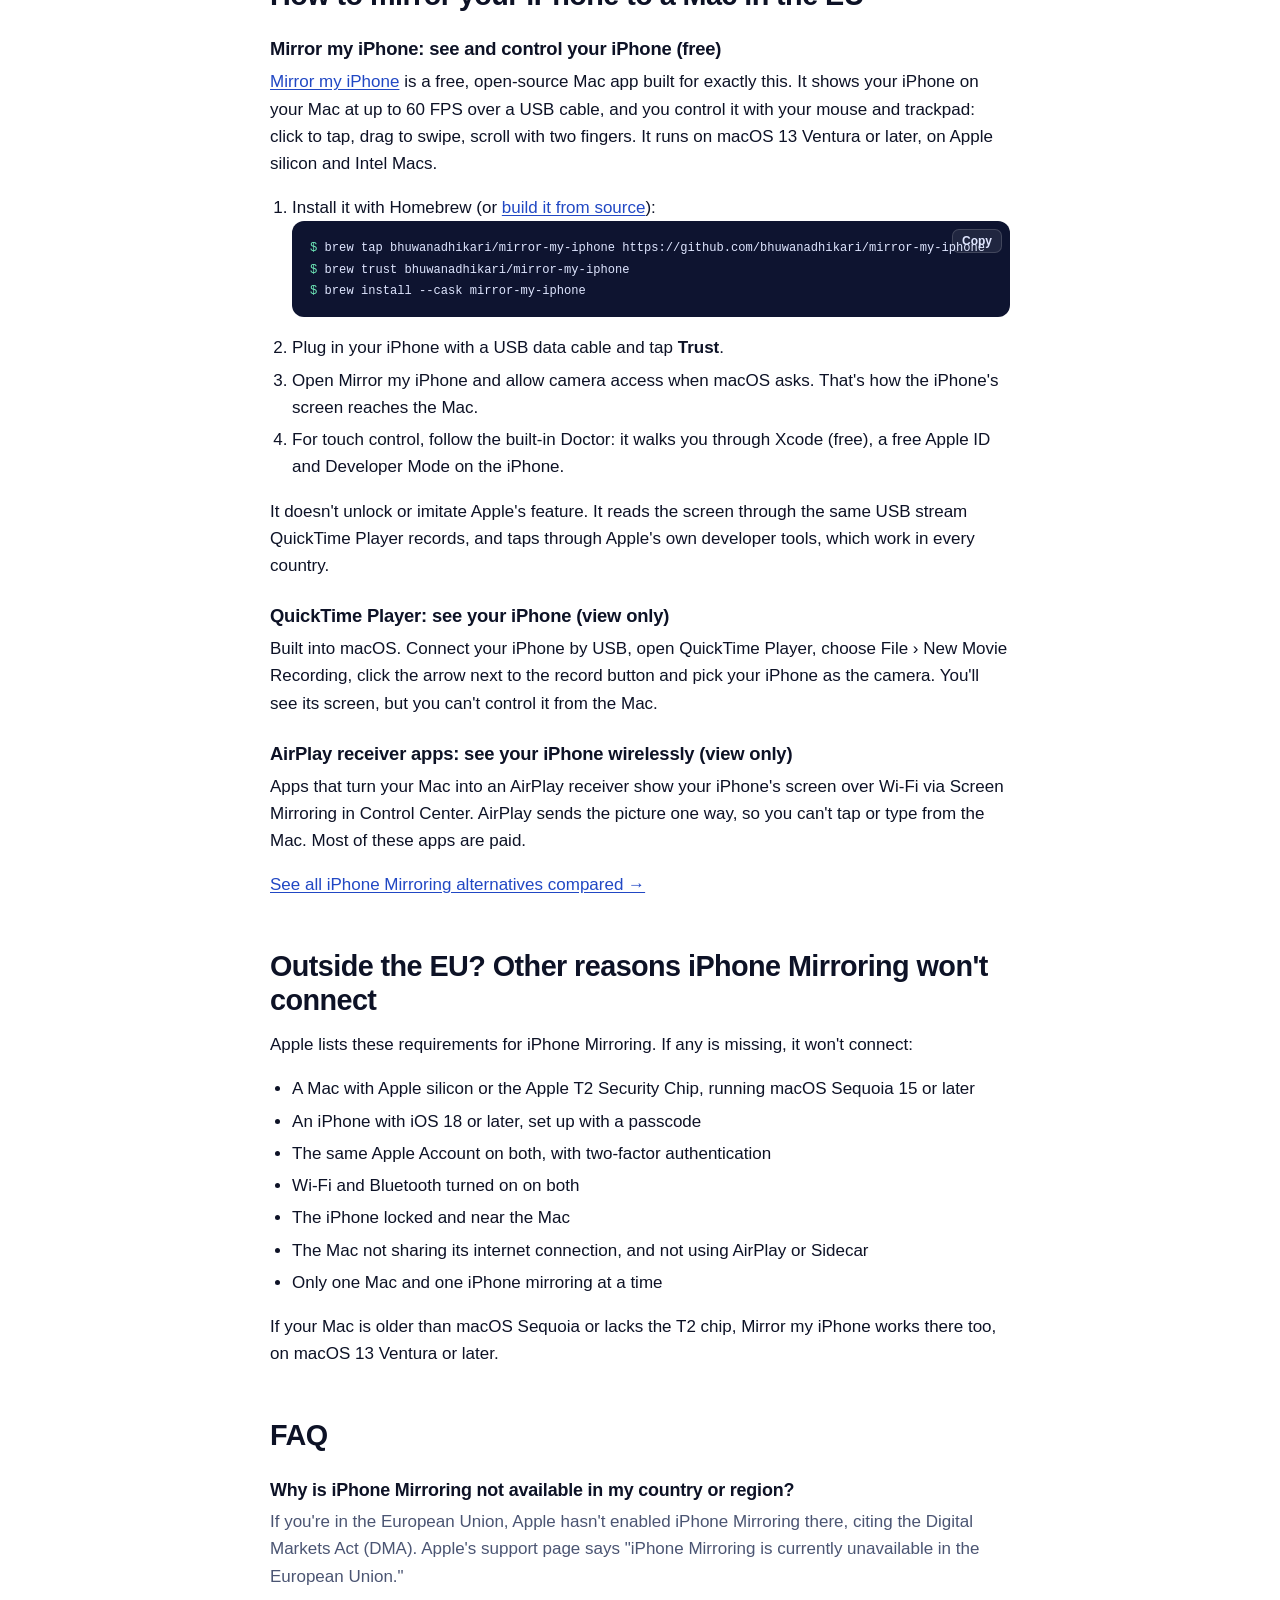
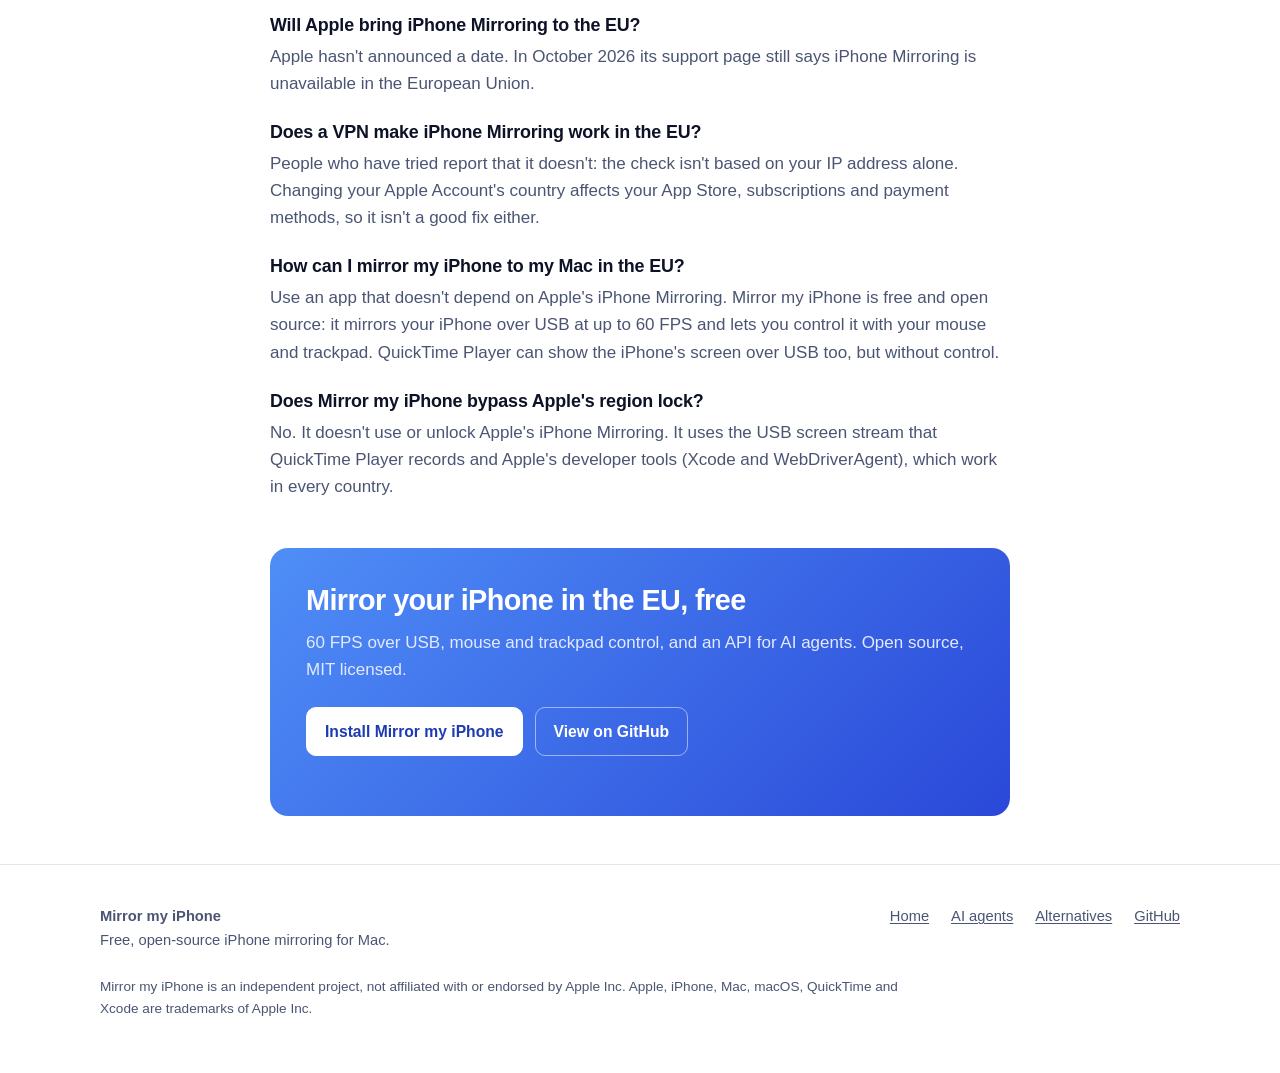
<file: docs/iphone-mirroring-not-available-in-your-country-or-region/index.html>
<!doctype html>
<html lang="en">
<head>
<meta charset="utf-8">
<meta name="viewport" content="width=device-width, initial-scale=1">
<title>iPhone Mirroring Not Available in Your Country? A Fix for the EU</title>
<meta name="description" content="Apple's iPhone Mirroring is off in the EU. Here's why, and how to mirror and control your iPhone from a Mac in Germany, France, Italy, Spain or anywhere.">
<link rel="canonical" href="https://bhuwanadhikari.com.np/mirror-my-iphone/iphone-mirroring-not-available-in-your-country-or-region/">
<meta name="robots" content="index, follow, max-image-preview:large, max-snippet:-1">
<meta name="author" content="Bhuwan Adhikari">
<meta name="theme-color" content="#2f63ee">
<link rel="icon" href="../assets/favicon.ico" sizes="any">
<link rel="icon" href="../assets/favicon-32.png" type="image/png" sizes="32x32">
<link rel="apple-touch-icon" href="../assets/apple-touch-icon.png">
<meta property="og:type" content="article">
<meta property="og:site_name" content="Mirror my iPhone">
<meta property="og:title" content="“iPhone Mirroring is not available in your country or region”: what works in the EU">
<meta property="og:description" content="Why Apple's iPhone Mirroring is blocked in the EU, and how to mirror and control your iPhone from your Mac anyway.">
<meta property="og:url" content="https://bhuwanadhikari.com.np/mirror-my-iphone/iphone-mirroring-not-available-in-your-country-or-region/">
<meta property="og:image" content="https://bhuwanadhikari.com.np/mirror-my-iphone/assets/og.png">
<meta property="og:image:width" content="1200">
<meta property="og:image:height" content="630">
<meta name="twitter:card" content="summary_large_image">
<link rel="stylesheet" href="../assets/style.css">
<script type="application/ld+json">
{
  "@context": "https://schema.org",
  "@graph": [
    {
      "@type": "TechArticle",
      "headline": "“iPhone Mirroring is not available in your country or region”: what it means and what works in the EU",
      "description": "Why Apple's iPhone Mirroring is unavailable in the European Union, what doesn't help, and how to mirror and control an iPhone from a Mac anyway.",
      "url": "https://bhuwanadhikari.com.np/mirror-my-iphone/iphone-mirroring-not-available-in-your-country-or-region/",
      "image": "https://bhuwanadhikari.com.np/mirror-my-iphone/assets/iphone-mirroring-not-available-in-your-country-or-region.png",
      "datePublished": "2026-10-09",
      "dateModified": "2026-10-09",
      "inLanguage": "en",
      "author": {"@type": "Person", "name": "Bhuwan Adhikari", "url": "https://bhuwanadhikari.com.np/"},
      "about": {"@id": "https://bhuwanadhikari.com.np/mirror-my-iphone/#app"},
      "isPartOf": {"@id": "https://bhuwanadhikari.com.np/mirror-my-iphone/#website"}
    },
    {
      "@type": "BreadcrumbList",
      "itemListElement": [
        {"@type": "ListItem", "position": 1, "name": "Mirror my iPhone", "item": "https://bhuwanadhikari.com.np/mirror-my-iphone/"},
        {"@type": "ListItem", "position": 2, "name": "iPhone Mirroring not available in your country or region"}
      ]
    },
    {
      "@type": "FAQPage",
      "mainEntity": [
        {"@type": "Question", "name": "Why is iPhone Mirroring not available in my country or region?",
         "acceptedAnswer": {"@type": "Answer", "text": "If you're in the European Union, Apple hasn't enabled iPhone Mirroring there, citing the Digital Markets Act (DMA). Apple's support page says \"iPhone Mirroring is currently unavailable in the European Union.\""}},
        {"@type": "Question", "name": "Will Apple bring iPhone Mirroring to the EU?",
         "acceptedAnswer": {"@type": "Answer", "text": "Apple hasn't announced a date. In October 2026 its support page still says iPhone Mirroring is unavailable in the European Union."}},
        {"@type": "Question", "name": "Does a VPN make iPhone Mirroring work in the EU?",
         "acceptedAnswer": {"@type": "Answer", "text": "People who have tried report that it doesn't: the check isn't based on your IP address alone. Changing your Apple Account's country affects your App Store, subscriptions and payment methods, so it isn't a good fix either."}},
        {"@type": "Question", "name": "How can I mirror my iPhone to my Mac in the EU?",
         "acceptedAnswer": {"@type": "Answer", "text": "Use an app that doesn't depend on Apple's iPhone Mirroring. Mirror my iPhone is free and open source: it mirrors your iPhone over USB at up to 60 FPS and lets you control it with your mouse and trackpad. QuickTime Player can show the iPhone's screen over USB too, but without control."}},
        {"@type": "Question", "name": "Does Mirror my iPhone bypass Apple's region lock?",
         "acceptedAnswer": {"@type": "Answer", "text": "No. It doesn't use or unlock Apple's iPhone Mirroring. It uses the USB screen stream that QuickTime Player records and Apple's developer tools (Xcode and WebDriverAgent), which work in every country."}}
      ]
    }
  ]
}
</script>
</head>
<body>
<a class="skip" href="#main">Skip to content</a>

<header class="site-header">
  <div class="wrap">
    <a class="brand" href="../"><img src="../assets/favicon-32.png" srcset="../assets/apple-touch-icon.png 2x" width="32" height="32" alt="">Mirror my iPhone</a>
    <nav class="site-nav" aria-label="Main">
      <a href="../#features">Features</a>
      <a href="../iphone-mcp-server/">AI agents</a>
      <a href="../iphone-mirroring-alternatives/">Alternatives</a>
      <a href="../#faq">FAQ</a>
      <a class="gh" href="https://github.com/bhuwanadhikari/mirror-my-iphone">GitHub</a>
    </nav>
  </div>
</header>

<main id="main" class="article">
  <div class="wrap narrow">
    <nav class="crumbs" aria-label="Breadcrumb"><a href="../">Mirror my iPhone</a> › Not available in your country or region</nav>
    <h1>“iPhone Mirroring is not available in your country or region”: what it means and what works instead</h1>
    <p class="updated">Updated October 9, 2026</p>

    <p class="lead">If your Mac shows <em>Unable to Connect to iPhone. iPhone Mirroring is not available in your country or region</em>, you're almost certainly in the European Union, where Apple hasn't turned the feature on. Here's why, what doesn't help, and how to mirror and control your iPhone from your Mac anyway.</p>

    <img class="dialog-img" src="../assets/iphone-mirroring-not-available-in-your-country-or-region.png" width="299" height="260"
         alt="macOS dialog: Unable to Connect to iPhone. iPhone Mirroring is not available in your country or region.">

    <div class="callout">
      <p><strong>Short answer:</strong> no setting on your Mac or iPhone turns Apple's iPhone Mirroring on in the EU. Use an app that doesn't depend on it. <a href="../">Mirror my iPhone</a> mirrors and controls your iPhone over USB, for free, in every country.</p>
    </div>

    <h2>Why Apple blocks iPhone Mirroring in the EU</h2>
    <p>In June 2024, Apple said that iPhone Mirroring, SharePlay screen sharing improvements and Apple Intelligence would not launch in the EU that year, citing the interoperability requirements of the Digital Markets Act (DMA). Apple Intelligence reached the EU in 2025. iPhone Mirroring still hasn't: <a href="https://support.apple.com/en-us/120421">Apple's iPhone Mirroring support page</a> says <q>iPhone Mirroring is currently unavailable in the European Union.</q> Apple hasn't announced a date.</p>
    <p>That covers all 27 member states: Austria, Belgium, Bulgaria, Croatia, Cyprus, Czechia, Denmark, Estonia, Finland, France, Germany, Greece, Hungary, Ireland, Italy, Latvia, Lithuania, Luxembourg, Malta, the Netherlands, Poland, Portugal, Romania, Slovakia, Slovenia, Spain and Sweden.</p>

    <h2>What doesn't help</h2>
    <ul>
      <li><strong>A VPN.</strong> People who have tried report that it doesn't work: Apple's check isn't based on your IP address alone.</li>
      <li><strong>Changing your Apple Account's country.</strong> It changes far more than mirroring: your App Store, subscriptions and payment methods. Not worth it for one feature.</li>
      <li><strong>Updating macOS or iOS.</strong> No version so far enables iPhone Mirroring in the EU.</li>
    </ul>

    <h2>How to mirror your iPhone to a Mac in the EU</h2>
    <h3>Mirror my iPhone: see and control your iPhone (free)</h3>
    <p><a href="../">Mirror my iPhone</a> is a free, open-source Mac app built for exactly this. It shows your iPhone on your Mac at up to 60 FPS over a USB cable, and you control it with your mouse and trackpad: click to tap, drag to swipe, scroll with two fingers. It runs on macOS 13 Ventura or later, on Apple silicon and Intel Macs.</p>
    <ol>
      <li>Install it with Homebrew (or <a href="https://github.com/bhuwanadhikari/mirror-my-iphone#install">build it from source</a>):
        <div class="code"><pre><code><span class="p">$ </span>brew tap bhuwanadhikari/mirror-my-iphone https://github.com/bhuwanadhikari/mirror-my-iphone
<span class="p">$ </span>brew trust bhuwanadhikari/mirror-my-iphone
<span class="p">$ </span>brew install --cask mirror-my-iphone</code></pre></div>
      </li>
      <li>Plug in your iPhone with a USB data cable and tap <strong>Trust</strong>.</li>
      <li>Open Mirror my iPhone and allow camera access when macOS asks. That's how the iPhone's screen reaches the Mac.</li>
      <li>For touch control, follow the built-in Doctor: it walks you through Xcode (free), a free Apple ID and Developer Mode on the iPhone.</li>
    </ol>
    <p>It doesn't unlock or imitate Apple's feature. It reads the screen through the same USB stream QuickTime Player records, and taps through Apple's own developer tools, which work in every country.</p>

    <h3>QuickTime Player: see your iPhone (view only)</h3>
    <p>Built into macOS. Connect your iPhone by USB, open QuickTime Player, choose File › New Movie Recording, click the arrow next to the record button and pick your iPhone as the camera. You'll see its screen, but you can't control it from the Mac.</p>

    <h3>AirPlay receiver apps: see your iPhone wirelessly (view only)</h3>
    <p>Apps that turn your Mac into an AirPlay receiver show your iPhone's screen over Wi-Fi via Screen Mirroring in Control Center. AirPlay sends the picture one way, so you can't tap or type from the Mac. Most of these apps are paid.</p>
    <p><a href="../iphone-mirroring-alternatives/">See all iPhone Mirroring alternatives compared →</a></p>

    <h2>Outside the EU? Other reasons iPhone Mirroring won't connect</h2>
    <p>Apple lists these requirements for iPhone Mirroring. If any is missing, it won't connect:</p>
    <ul>
      <li>A Mac with Apple silicon or the Apple T2 Security Chip, running macOS Sequoia 15 or later</li>
      <li>An iPhone with iOS 18 or later, set up with a passcode</li>
      <li>The same Apple Account on both, with two-factor authentication</li>
      <li>Wi-Fi and Bluetooth turned on on both</li>
      <li>The iPhone locked and near the Mac</li>
      <li>The Mac not sharing its internet connection, and not using AirPlay or Sidecar</li>
      <li>Only one Mac and one iPhone mirroring at a time</li>
    </ul>
    <p>If your Mac is older than macOS Sequoia or lacks the T2 chip, Mirror my iPhone works there too, on macOS 13 Ventura or later.</p>

    <h2>FAQ</h2>
    <div class="faq">
      <h3>Why is iPhone Mirroring not available in my country or region?</h3>
      <p>If you're in the European Union, Apple hasn't enabled iPhone Mirroring there, citing the Digital Markets Act (DMA). Apple's support page says "iPhone Mirroring is currently unavailable in the European Union."</p>
      <h3>Will Apple bring iPhone Mirroring to the EU?</h3>
      <p>Apple hasn't announced a date. In October 2026 its support page still says iPhone Mirroring is unavailable in the European Union.</p>
      <h3>Does a VPN make iPhone Mirroring work in the EU?</h3>
      <p>People who have tried report that it doesn't: the check isn't based on your IP address alone. Changing your Apple Account's country affects your App Store, subscriptions and payment methods, so it isn't a good fix either.</p>
      <h3>How can I mirror my iPhone to my Mac in the EU?</h3>
      <p>Use an app that doesn't depend on Apple's iPhone Mirroring. Mirror my iPhone is free and open source: it mirrors your iPhone over USB at up to 60 FPS and lets you control it with your mouse and trackpad. QuickTime Player can show the iPhone's screen over USB too, but without control.</p>
      <h3>Does Mirror my iPhone bypass Apple's region lock?</h3>
      <p>No. It doesn't use or unlock Apple's iPhone Mirroring. It uses the USB screen stream that QuickTime Player records and Apple's developer tools (Xcode and WebDriverAgent), which work in every country.</p>
    </div>

    <div class="cta">
      <h2>Mirror your iPhone in the EU, free</h2>
      <p>60 FPS over USB, mouse and trackpad control, and an API for AI agents. Open source, MIT licensed.</p>
      <div class="buttons">
        <a class="btn" href="../#install">Install Mirror my iPhone</a>
        <a class="btn ghost" href="https://github.com/bhuwanadhikari/mirror-my-iphone">View on GitHub</a>
      </div>
    </div>
  </div>
</main>

<footer class="site-footer">
  <div class="wrap">
    <div class="cols">
      <div><strong>Mirror my iPhone</strong><br>Free, open-source iPhone mirroring for Mac.</div>
      <nav aria-label="Footer">
        <a href="../">Home</a>
        <a href="../iphone-mcp-server/">AI agents</a>
        <a href="../iphone-mirroring-alternatives/">Alternatives</a>
        <a href="https://github.com/bhuwanadhikari/mirror-my-iphone">GitHub</a>
      </nav>
    </div>
    <p class="legal">Mirror my iPhone is an independent project, not affiliated with or endorsed by Apple Inc. Apple, iPhone, Mac, macOS, QuickTime and Xcode are trademarks of Apple Inc.</p>
  </div>
</footer>
<script src="../assets/site.js" defer></script>
</body>
</html>
</file>
<file: docs/assets/style.css>
:root {
  --bg: #ffffff;
  --bg-soft: #f4f6fb;
  --card: #ffffff;
  --text: #0d1226;
  --muted: #4b5573;
  --line: #e1e6f1;
  --accent: #2f63ee;
  --accent-ink: #2148c4;
  --accent-soft: #e9efff;
  --ok: #128a5a;
  --no: #c8323f;
  --code-bg: #0e1430;
  --code-text: #dfe6ff;
  --code-muted: #8d99c7;
  --band: #0b1026;
  --band-text: #e8edff;
  --band-muted: #a9b4dc;
  --band-line: #222b52;
  --shadow: 0 1px 2px rgba(13, 18, 38, .06), 0 8px 24px rgba(13, 18, 38, .08);
  --red: #ff6b6b; --yellow: #f6c445; --green: #06c995; --cyan: #3cbfe6; --purple: #a983ff; --orange: #ff9a3d;
  --radius: 14px;
  --font: -apple-system, BlinkMacSystemFont, "Segoe UI", Inter, Roboto, "Helvetica Neue", Arial, sans-serif;
  --mono: ui-monospace, SFMono-Regular, Menlo, Consolas, monospace;
  color-scheme: light dark;
}

@media (prefers-color-scheme: dark) {
  :root {
    --bg: #0b1026;
    --bg-soft: #10173a;
    --card: #121a40;
    --text: #eef2ff;
    --muted: #a9b4d8;
    --line: #232c56;
    --accent: #7aa2ff;
    --accent-ink: #9db9ff;
    --accent-soft: #18224f;
    --ok: #4ad49b;
    --no: #ff7a85;
    --code-bg: #070b1c;
    --band: #070b1c;
    --shadow: 0 1px 2px rgba(0, 0, 0, .3), 0 8px 24px rgba(0, 0, 0, .35);
  }
}

*, *::before, *::after { box-sizing: border-box; }
html { -webkit-text-size-adjust: 100%; scroll-behavior: smooth; }
body {
  margin: 0;
  background: var(--bg);
  color: var(--text);
  font: 17px/1.6 var(--font);
  -webkit-font-smoothing: antialiased;
}
img, video { max-width: 100%; height: auto; display: block; }
a { color: var(--accent-ink); text-underline-offset: 2px; }
a:hover { text-decoration-thickness: 2px; }
h1, h2, h3 { line-height: 1.15; letter-spacing: -0.02em; margin: 0 0 .5em; }
h1 { font-size: clamp(2.1rem, 5.2vw, 3.5rem); font-weight: 800; }
h2 { font-size: clamp(1.6rem, 3.4vw, 2.3rem); font-weight: 750; }
h3 { font-size: 1.15rem; font-weight: 700; letter-spacing: -0.01em; }
p { margin: 0 0 1em; }
code, pre, kbd { font-family: var(--mono); font-size: .88em; }
:not(pre) > code {
  background: var(--accent-soft);
  color: var(--accent-ink);
  padding: .1em .35em;
  border-radius: 5px;
  overflow-wrap: anywhere;
}
kbd {
  border: 1px solid var(--line);
  border-bottom-width: 2px;
  border-radius: 5px;
  padding: 0 .35em;
  background: var(--bg-soft);
}
.skip { position: absolute; left: -999px; }
.skip:focus { left: 16px; top: 8px; z-index: 10; background: var(--card); padding: 8px 12px; }

.wrap { max-width: 1120px; margin: 0 auto; padding: 0 20px; }
.narrow { max-width: 780px; }
section { padding: 72px 0; }
.soft { background: var(--bg-soft); }
.lead { font-size: 1.2rem; color: var(--muted); max-width: 46em; }
.muted { color: var(--muted); }
.center { text-align: center; }
.center .lead { margin-left: auto; margin-right: auto; }
.eyebrow {
  font-size: .8rem;
  font-weight: 700;
  letter-spacing: .08em;
  text-transform: uppercase;
  color: var(--accent);
  margin-bottom: .6em;
}

/* Header */
.site-header { border-bottom: 1px solid var(--line); }
.site-header .wrap { display: flex; align-items: center; gap: 20px; height: 64px; }
.brand { display: flex; align-items: center; gap: 10px; color: var(--text); text-decoration: none; font-weight: 750; }
.brand img { width: 32px; height: 32px; border-radius: 8px; }
.site-nav { display: flex; gap: 22px; margin-left: auto; align-items: center; }
.site-nav a { color: var(--muted); text-decoration: none; font-size: .95rem; font-weight: 550; }
.site-nav a:hover { color: var(--text); }
.site-nav .gh { color: var(--text); }
@media (max-width: 860px) { .site-nav a:not(.gh) { display: none; } }

/* Buttons */
.buttons { display: flex; flex-wrap: wrap; gap: 12px; margin: 24px 0; }
.btn {
  display: inline-flex; align-items: center; gap: 8px;
  padding: 11px 18px; border-radius: 10px;
  font-weight: 650; font-size: .98rem; text-decoration: none;
  border: 1px solid var(--line); color: var(--text); background: var(--card);
}
.btn:hover { border-color: var(--accent); }
.btn.primary { background: var(--accent); border-color: var(--accent); color: #fff; }
@media (prefers-color-scheme: dark) { .btn.primary { color: #071033; } }
.btn.primary:hover { filter: brightness(1.08); }
.btn svg { width: 18px; height: 18px; }

/* Hero */
.hero { padding: 56px 0 64px; }
.hero .wrap { display: grid; grid-template-columns: minmax(0, 1.1fr) minmax(0, .9fr); gap: 48px; align-items: center; }
.hero h1 { margin-bottom: .4em; }
.hero h1 .hl { color: var(--accent); }
.hero .shot { border-radius: 16px; box-shadow: var(--shadow); }
.chips { display: flex; flex-wrap: wrap; gap: 8px; padding: 0; margin: 0 0 8px; list-style: none; }
.chips li {
  font-size: .86rem; font-weight: 600;
  padding: 5px 11px; border-radius: 999px;
  background: var(--accent-soft); color: var(--accent-ink);
}
@media (max-width: 900px) {
  .hero .wrap { grid-template-columns: minmax(0, 1fr); gap: 36px; }
  .hero .shot { max-width: min(520px, 100%); margin: 0 auto; }
}

/* Code */
.code { position: relative; margin: 0 0 1em; }
pre {
  margin: 0;
  background: var(--code-bg);
  color: var(--code-text);
  border-radius: 12px;
  padding: 16px 18px;
  overflow-x: auto;
  line-height: 1.55;
  font-size: .86rem;
}
pre .c { color: var(--code-muted); }
.code pre { padding-right: 76px; }
pre .p { color: #6ee7b7; user-select: none; }
.copy {
  position: absolute; top: 8px; right: 8px;
  font: 600 .75rem var(--font);
  color: var(--code-text); background: rgba(255, 255, 255, .08);
  border: 1px solid rgba(255, 255, 255, .15); border-radius: 7px;
  padding: 4px 9px; cursor: pointer;
}
.copy:hover { background: rgba(255, 255, 255, .16); }
.code-label { font-size: .85rem; font-weight: 650; color: var(--muted); margin: 0 0 6px; }

/* Facts */
.facts {
  display: grid; grid-template-columns: repeat(auto-fit, minmax(230px, 1fr));
  gap: 1px; background: var(--line);
  border: 1px solid var(--line); border-radius: var(--radius); overflow: hidden;
  margin: 0;
}
.facts div { background: var(--card); padding: 16px 18px; }
.facts dt { font-size: .8rem; font-weight: 700; text-transform: uppercase; letter-spacing: .06em; color: var(--muted); }
.facts dd { margin: 4px 0 0; font-weight: 600; }

/* Cards */
.grid { display: grid; grid-template-columns: repeat(auto-fit, minmax(290px, 1fr)); gap: 20px; margin-top: 36px; }
.card {
  background: var(--card); border: 1px solid var(--line); border-radius: var(--radius);
  padding: 24px; position: relative;
}
.card p { color: var(--muted); margin: 0; }
.card .tile { width: 28px; height: 28px; border-radius: 8px; margin-bottom: 14px; }
.t-red { background: var(--red); } .t-yellow { background: var(--yellow); } .t-green { background: var(--green); }
.t-cyan { background: var(--cyan); } .t-purple { background: var(--purple); } .t-orange { background: var(--orange); }

/* Video */
.demo { border-radius: 16px; overflow: hidden; box-shadow: var(--shadow); margin-top: 32px; background: #000; aspect-ratio: 16 / 9; }
.demo video { width: 100%; height: 100%; }

/* Dark band (agents) */
.band { background: var(--band); color: var(--band-text); }
.band .lead, .band p, .band li { color: var(--band-muted); }
.band h2, .band h3, .band strong { color: var(--band-text); }
.band .eyebrow { color: #7aa2ff; }
.band a { color: #9db9ff; }
.band :not(pre) > code { background: #18224f; color: #c6d5ff; }
.vs { display: grid; grid-template-columns: 1fr 1fr; gap: 20px; margin: 36px 0; }
.vs > div { border: 1px solid var(--band-line); border-radius: var(--radius); padding: 24px; }
.vs .yes { border-color: #3a5bd6; background: rgba(58, 91, 214, .12); }
.vs ul { margin: 0; padding-left: 1.2em; }
.vs li { margin: .35em 0; }
.vs h3 { display: flex; align-items: center; gap: 10px; }
.tag { font-size: .72rem; font-weight: 700; letter-spacing: .05em; text-transform: uppercase; padding: 3px 8px; border-radius: 6px; }
.tag.slow { background: #3a2230; color: #ff9aa5; }
.tag.fast { background: #123a2c; color: #6ee7b7; }
@media (max-width: 760px) { .vs { grid-template-columns: 1fr; } }
.tools { display: flex; flex-wrap: wrap; gap: 8px; padding: 0; list-style: none; margin: 16px 0 0; }
.tools li code { display: inline-block; padding: .3em .6em; }

/* Two columns */
.split { display: grid; grid-template-columns: minmax(0, 1fr) minmax(0, 1fr); gap: 48px; align-items: center; }
@media (max-width: 860px) { .split { grid-template-columns: minmax(0, 1fr); gap: 28px; } }
.dialog-img { width: 299px; border-radius: 14px; box-shadow: var(--shadow); margin: 0 auto; }

/* Tables */
.table-wrap { overflow-x: auto; margin: 28px 0; border: 1px solid var(--line); border-radius: var(--radius); }
table { border-collapse: collapse; width: 100%; font-size: .95rem; background: var(--card); }
table.wide { min-width: 720px; }
td code { white-space: nowrap; overflow-wrap: normal; }
th, td { text-align: left; padding: 12px 16px; border-bottom: 1px solid var(--line); vertical-align: top; }
tr:last-child td { border-bottom: 0; }
thead th { background: var(--bg-soft); font-size: .85rem; }
tbody th { font-weight: 600; }
.y { color: var(--ok); font-weight: 650; }
.n { color: var(--no); font-weight: 650; }
td .y::before { content: "✓ "; }
td .n::before { content: "✗ "; }
.ours { background: var(--accent-soft); }

/* Steps */
.steps { counter-reset: step; list-style: none; padding: 0; margin: 28px 0 0; display: grid; grid-template-columns: minmax(0, 1fr); gap: 16px; }
.steps > li { counter-increment: step; position: relative; padding: 4px 0 0 52px; }
.steps > li::before {
  content: counter(step);
  position: absolute; left: 0; top: 0;
  width: 36px; height: 36px; border-radius: 10px;
  display: grid; place-items: center;
  background: var(--accent); color: #fff; font-weight: 750;
}
@media (prefers-color-scheme: dark) { .steps > li::before { color: #071033; } }
.steps h3 { margin-bottom: .25em; }
.steps p { color: var(--muted); }

/* FAQ */
.faq { margin-top: 28px; }
.faq h3 { margin: 1.6em 0 .4em; font-size: 1.12rem; }
.faq h3:first-child { margin-top: 0; }
.faq p { color: var(--muted); }

/* Article pages */
.article { padding: 48px 0 24px; }
.article h1 { font-size: clamp(1.9rem, 4.4vw, 2.9rem); }
.article h2 { margin-top: 1.8em; font-size: clamp(1.4rem, 3vw, 1.8rem); }
.article h3 { margin-top: 1.4em; }
.article ul, .article ol { padding-left: 1.3em; }
.article li { margin: .3em 0; }
.crumbs { font-size: .9rem; color: var(--muted); margin-bottom: 20px; }
.crumbs a { color: var(--muted); }
.callout {
  border: 1px solid var(--line); border-left: 4px solid var(--accent);
  background: var(--bg-soft); border-radius: 10px; padding: 16px 20px; margin: 24px 0;
}
.callout p:last-child { margin: 0; }
.updated { font-size: .9rem; color: var(--muted); }
.cta {
  border-radius: 18px; padding: 36px; margin: 48px 0 24px;
  background: linear-gradient(135deg, #4f8ef7, #2a48d8); color: #fff;
}
.cta h2 { margin: 0 0 .4em; color: #fff; }
.cta p { color: #e3eaff; }
.cta .btn { background: #fff; color: #1d3bb3; border-color: #fff; }
.cta .btn.ghost { background: transparent; color: #fff; border-color: rgba(255, 255, 255, .5); }
.links { display: grid; grid-template-columns: repeat(auto-fit, minmax(240px, 1fr)); gap: 16px; margin-top: 28px; }
.links a { display: flex; text-decoration: none; color: var(--text); }
.links .card { flex: 1; }
.links a:hover .card { border-color: var(--accent); }
.links .card h3 { color: var(--accent-ink); }

/* Footer */
.site-footer { border-top: 1px solid var(--line); padding: 40px 0; font-size: .92rem; color: var(--muted); }
.site-footer .cols { display: flex; flex-wrap: wrap; gap: 32px 56px; justify-content: space-between; }
.site-footer nav { display: flex; flex-wrap: wrap; gap: 10px 22px; }
.site-footer a { color: var(--muted); }
.site-footer .legal { margin-top: 24px; font-size: .85rem; max-width: 60em; }

@media (max-width: 600px) {
  body { font-size: 16px; }
  .wrap { padding: 0 16px; }
  section { padding: 52px 0; }
  .cta { padding: 26px 20px; }
  th, td { padding: 10px 12px; }
}
@media (prefers-reduced-motion: reduce) { html { scroll-behavior: auto; } }
</file>
